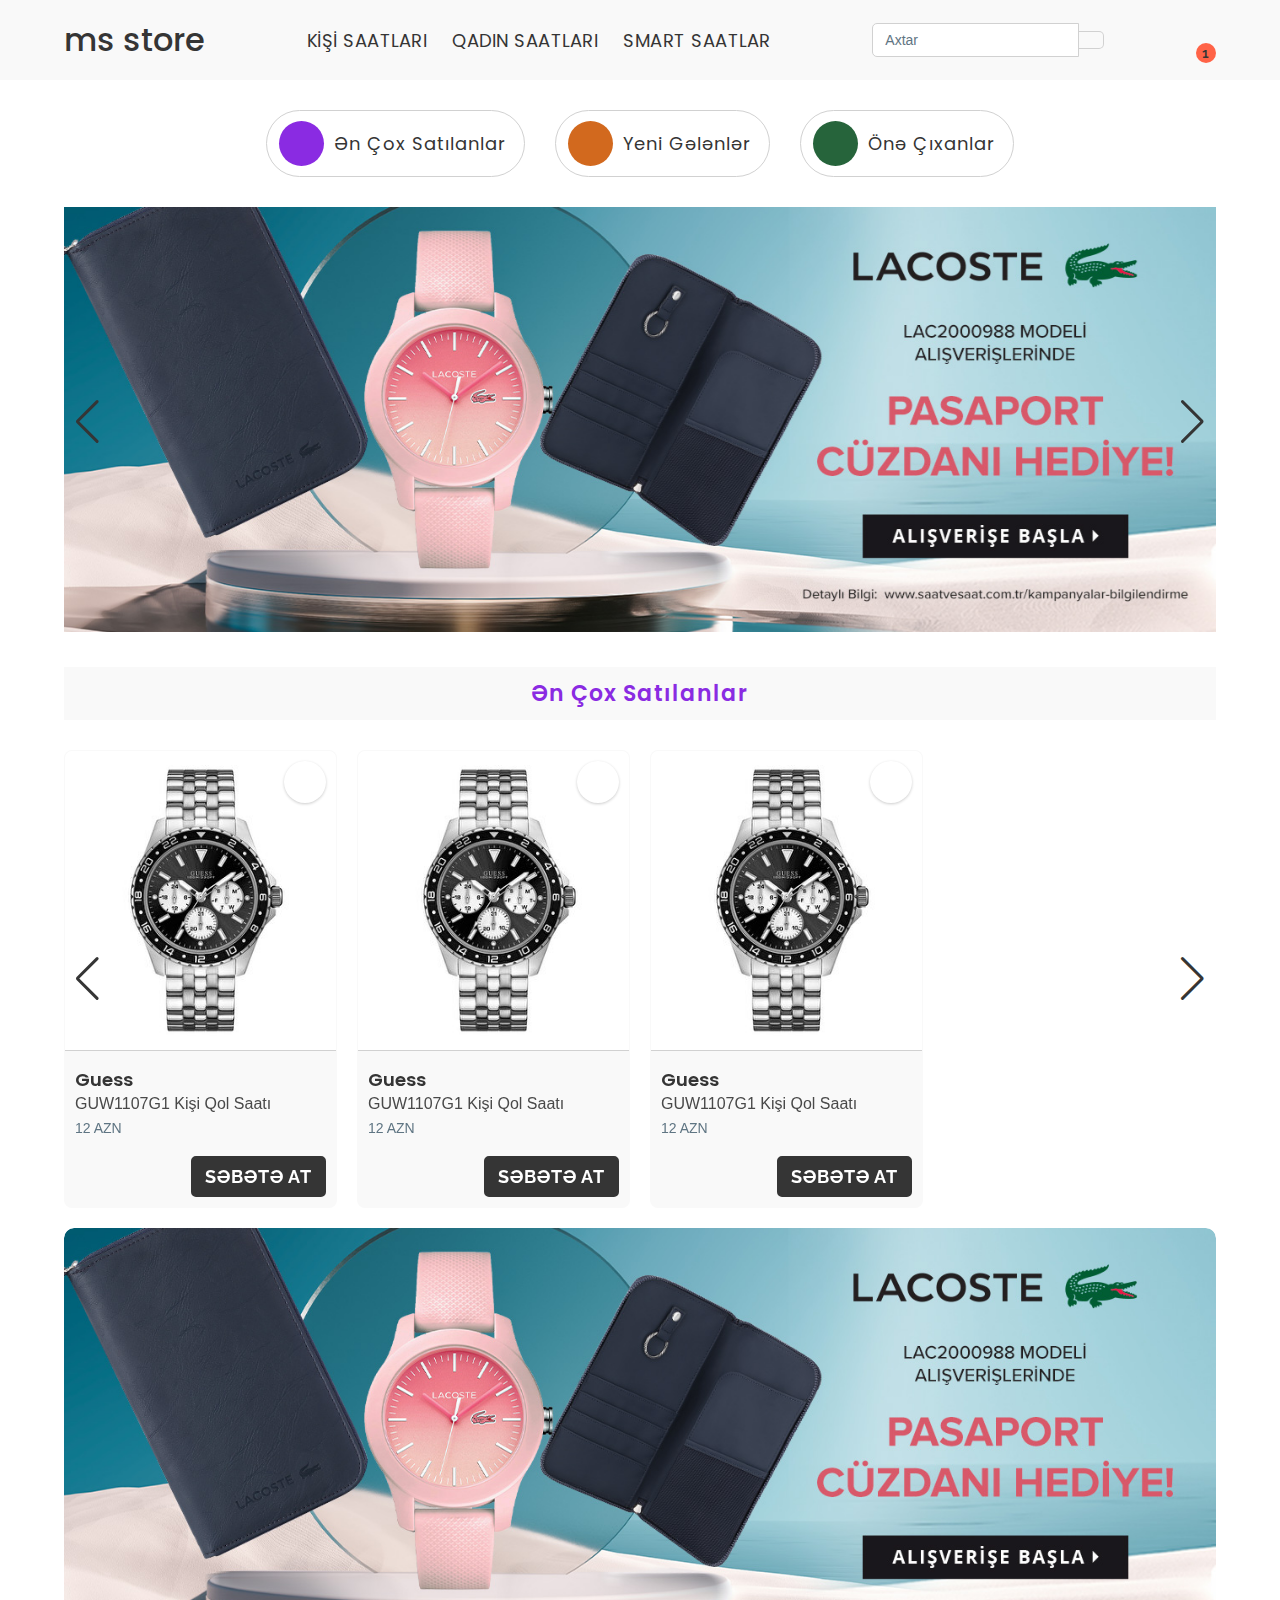
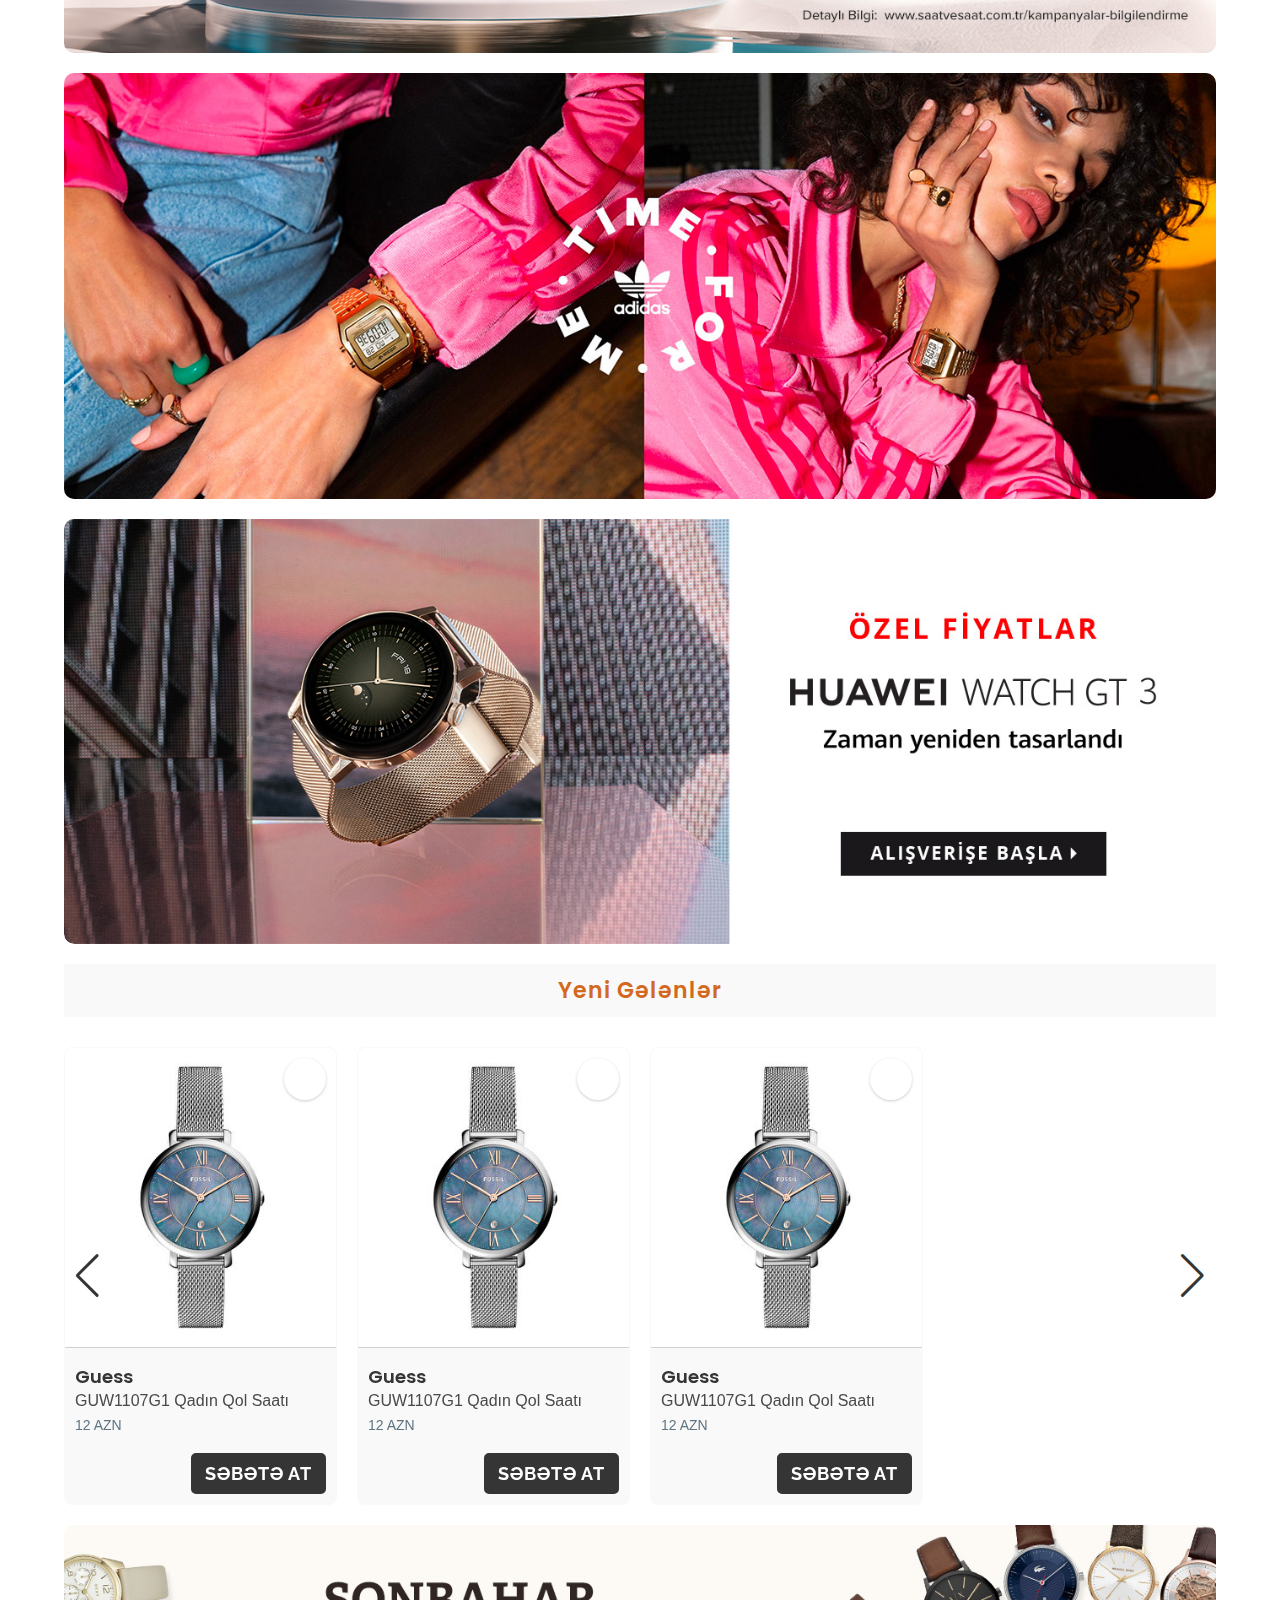
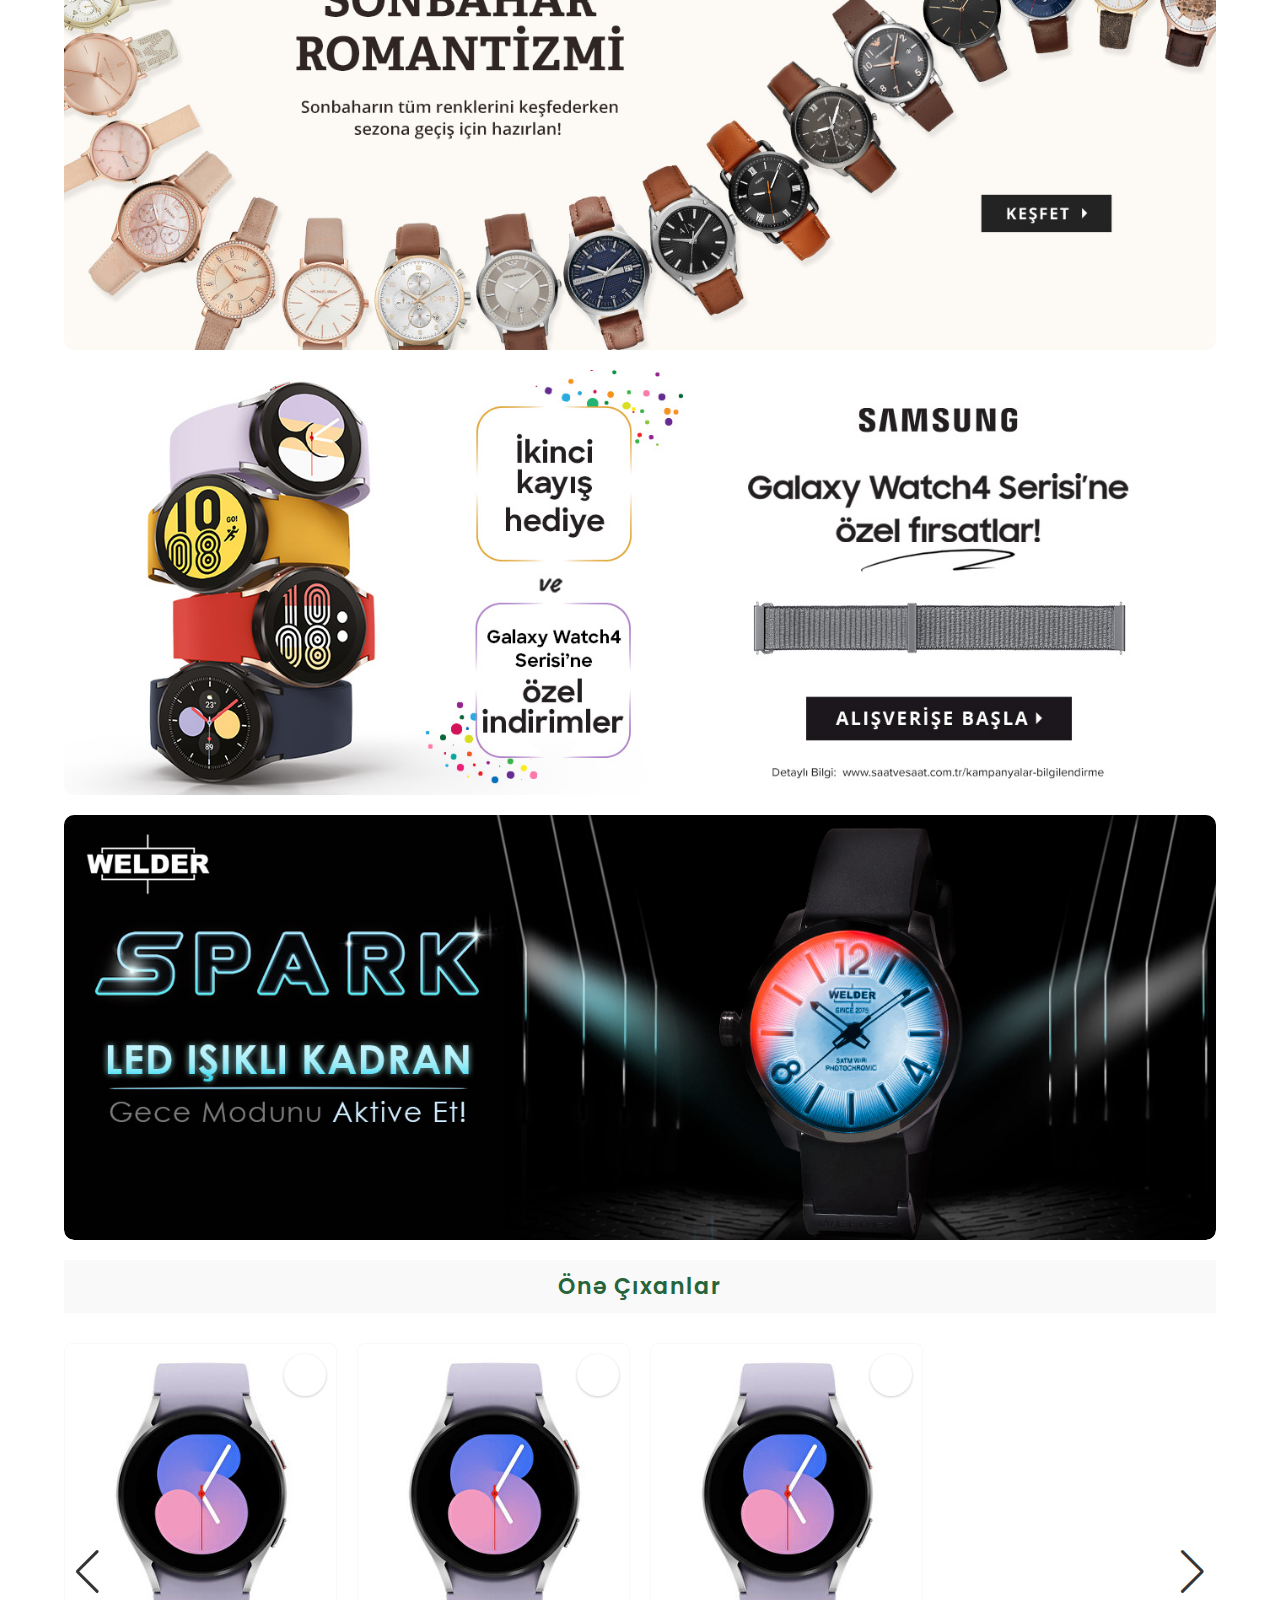
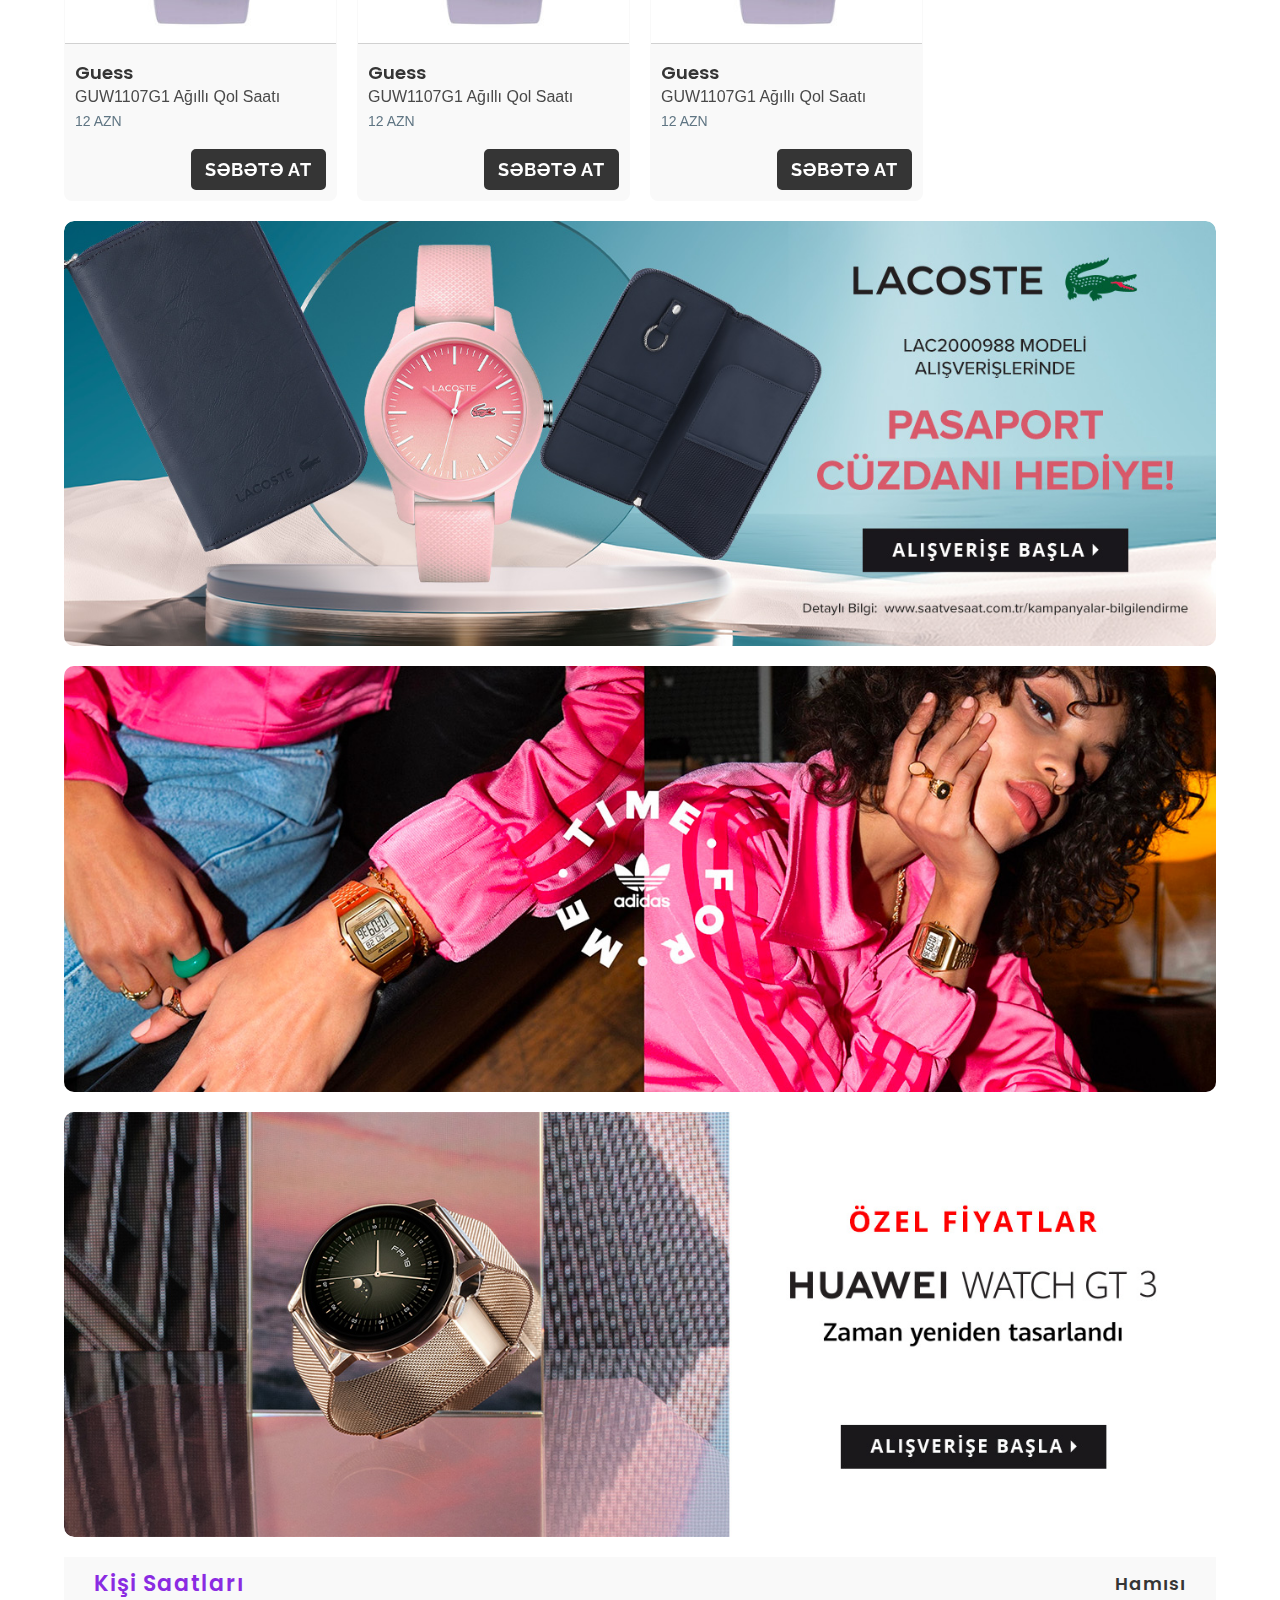
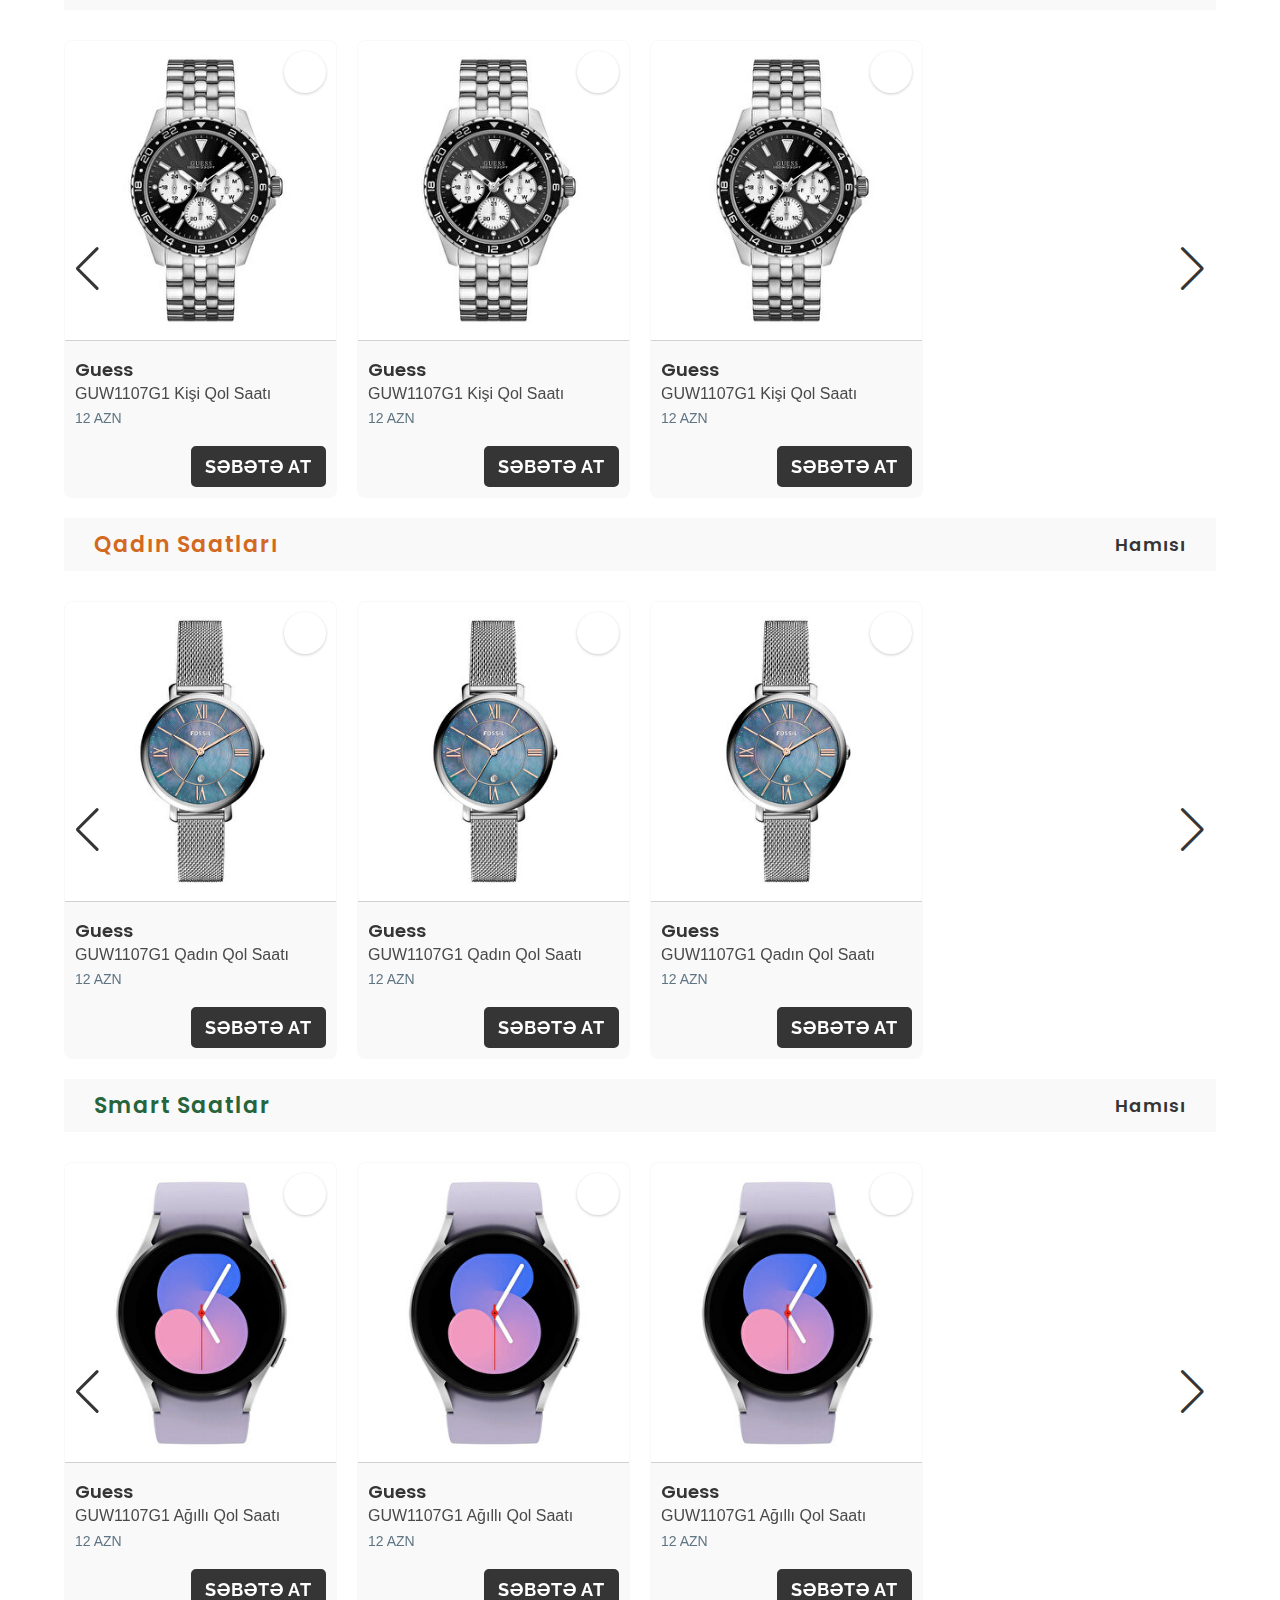
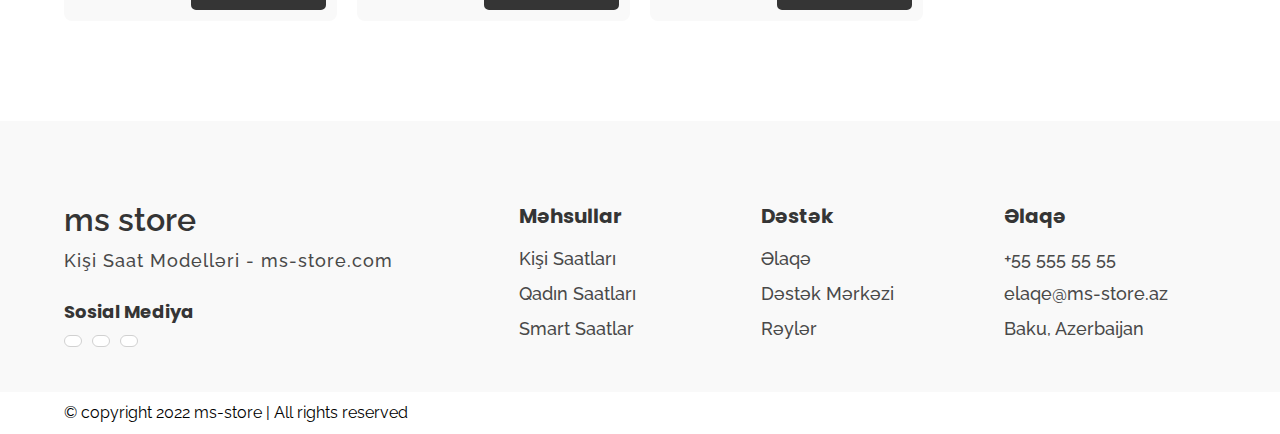
<file: E-Commerce Website/index.html>
<!DOCTYPE html>
<html lang="en">
<head>
    <meta charset="UTF-8">
    <meta http-equiv="X-UA-Compatible" content="IE=edge">
    <meta name="viewport" content="width=device-width, initial-scale=1.0">
    <title>Kişi Saat Modelləri - .com</title>
    <!-- CSS -->
    <link rel="stylesheet" href="css/globalStyles.css">
    <link rel="stylesheet" href="css/components.css">
    <link rel="stylesheet" href="css/home.css">
    <!-- ICONSCOUT CDN -->
    <link rel="stylesheet" href="https://unicons.iconscout.com/release/v2.1.6/css/unicons.css">
    <!-- SWIPER JS -->
    <link rel="stylesheet" href="https://unpkg.com/swiper@8/swiper-bundle.min.css"/>
</head>
<body>
    <!-- NAV SECTION -->
    <nav class="nav">
        <div class="container">
            <div class="nav__container">
                <div class="nav__icon">
                    <button><i class="uil uil-bars"></i></button>
                </div>
                <div class="logo">
                    <a href="index.html">ms store</a>
                </div>
                <div class="nav__bgOverlay"></div>
                <ul class="menu">
                    <div class="logo">
                        <a href="index.html">ms store</a>
                    </div>
                    <li class="menu-item"><a href="man-watch.html"><div class="menu-item-left"><i class="uil uil-watch-alt"></i> <span>KİŞİ SAATLARI</span></div> <div class="menu-item-right"><i class="uil uil-angle-right"></i></div></a></li>
                    <li class="menu-item"><a href="woman-watch.html"><div class="menu-item-left"><i class="uil uil-watch-alt"></i> <span>QADIN SAATLARI</span></div> <div class="menu-item-right"><i class="uil uil-angle-right"></i></div></a></li>
                    <li class="menu-item"><a href="smart-watch.html"><div class="menu-item-left"><i class="uil uil-watch-alt"></i> <span>SMART SAATLAR</span></div> <div class="menu-item-right"><i class="uil uil-angle-right"></i></div></a></li>
                    <div class="login-item">
                        <a href="#"><i class="uil uil-user"></i> Qeydiyyatdan Keç / Daxil Ol </a>
                    </div>
                    <div class="nav__close">
                        <button><i class="uil uil-multiply"></i></button>
                    </div>
                </ul>
                <form class="form">
                    <input class="search" type="search" name="q" placeholder="Axtar">
                    <button class="search__btn" type="button"><i class="uil uil-search"></i></button>
                </form>
                <div class="sale__line">
                    <div class="user">
                        <a href="#"><i class="uil uil-user"></i></a>
                    </div>
                    <div class="basket">
                        <a href="product-list.html"><i class="uil uil-shopping-cart-alt"></i>
                            <span class="basket__count">1</span>
                        </a>
                    </div>
                </div>
            </div>
        </div>
    </nav>
    
    <!-- LINK SECTION -->
    <section class="link">
        <div class="container">
            <div class="link__container">
                <div class="link__wrapper">
                    <a class="link__item" href="man-watch.html"><i class="uil uil-watch"></i> <span>Kişi saatları</span></a>
                    <a class="link__item" href="woman-watch.html"><i class="uil uil-watch-alt"></i> <span>Qadın saatları</span></a>
                    <a class="link__item" href="smart-watch.html"><i class="uil uil-watch-alt"></i> <span>Smart saatlar</span></a>
                </div>
            </div>
        </div>
    </section>

    <section class="link bestseller__link">
        <div class="container">
            <div class="link__container">
                <div class="link__wrapper">
                    <a class="link__item" href="#best__seller"><i class="uil uil-fire"></i> <span>Ən Çox Satılanlar</span></a>
                    <a class="link__item" href="#new__products"><i class="uil uil-star"></i> <span>Yeni Gələnlər</span></a>
                    <a class="link__item" href="#star__products"><i class="uil uil-heart"></i> <span>Önə Çıxanlar</span></a>
                </div>
            </div>
        </div>
    </section>
    
    <!-- SLIDER SECTION -->
    <section class="slider">
        <div class="container">
            <div class="slider__container">
                <div class="swiper mySwiper1">
                    <div class="swiper-wrapper">
                    <div class="swiper-slide"><a href="#"><img src="images/slider_1.jpg" alt="slider 1"></a></div>
                    <div class="swiper-slide"><a href="#"><img src="images/slider_2.jpg" alt="slider 2"></a></div>
                    <div class="swiper-slide"><a href="#"><img src="images/slider_3.jpg" alt="slider 3"></a></div>
                    <div class="swiper-slide"><a href="#"><img src="images/slider_4.jpg" alt="slider 4"></a></div>
                    <div class="swiper-slide"><a href="#"><img src="images/slider_5.jpg" alt="slider 5"></a></div>
                    <div class="swiper-slide"><a href="#"><img src="images/slider_6.jpg" alt="slider 6"></a></div>
                    </div>
                    <div class="swiper-button-next"></div>
                    <div class="swiper-button-prev"></div>
                    <div class="swiper-pagination"></div>
                </div>
            </div>
            </div>
    </section>

    <!-- STORE SECTION -->
    <section class="store">
        <div class="container store__container">
            <!-- BESTSELLER STORE SECTION -->
            <h2 class="best__seller__heading best__seller__heading__1" id="best__seller">Ən Çox Satılanlar</h2>
            <div class="swiper mySwiper2 best__seller">
                <div class="swiper-wrapper">
                    <div class="swiper-slide store__item show kisi saatlar">
                        <a href="product.html">
                            <div class="item__img">
                                <img src="images/watch_1.jpg" alt="watch image">
                                <span class="addToWishlist"><i class="uil uil-heart"></i></span>
                            </div>
                        </a>
                        <div class="item__info">
                            <h3 class="item__heading">Guess</h3>
                            <p class="item__description">GUW1107G1 Kişi Qol Saatı</p>
                            <small class="item__price">12 AZN</small>
                            <button class="sale-button">Səbətə at</button>
                        </div>
                    </div>
                    <!--
                    <div class="swiper-slide store__item show kisi saatlar">
                        <a href="product.html">
                            <div class="item__img">
                                <img src="images/watch_1.jpg" alt="watch image">
                                <span class="addToWishlist"><i class="uil uil-heart"></i></span>
                            </div>
                        </a>
                        <div class="item__info">
                            <h3 class="item__heading">Guess</h3>
                            <p class="item__description">GUW1107G1 Kişi Qol Saatı</p>
                            <small class="item__price">12 AZN</small>
                            <button class="sale-button">Səbətə at</button>
                        </div>
                    </div>
                    <div class="swiper-slide store__item show kisi saatlar">
                        <a href="product.html">
                            <div class="item__img">
                                <img src="images/watch_1.jpg" alt="watch image">
                                <span class="addToWishlist"><i class="uil uil-heart"></i></span>
                            </div>
                        </a>
                        <div class="item__info">
                            <h3 class="item__heading">Guess</h3>
                            <p class="item__description">GUW1107G1 Kişi Qol Saatı</p>
                            <small class="item__price">12 AZN</small>
                            <button class="sale-button">Səbətə at</button>
                        </div>
                    </div>
                    <div class="swiper-slide store__item show kisi saatlar">
                        <a href="product.html">
                            <div class="item__img">
                                <img src="images/watch_1.jpg" alt="watch image">
                                <span class="addToWishlist"><i class="uil uil-heart"></i></span>
                            </div>
                        </a>
                        <div class="item__info">
                            <h3 class="item__heading">Guess</h3>
                            <p class="item__description">GUW1107G1 Kişi Qol Saatı</p>
                            <small class="item__price">12 AZN</small>
                            <button class="sale-button">Səbətə at</button>
                        </div>
                    </div>
                    <div class="swiper-slide store__item show kisi saatlar">
                        <a href="product.html">
                            <div class="item__img">
                                <img src="images/watch_1.jpg" alt="watch image">
                                <span class="addToWishlist"><i class="uil uil-heart"></i></span>
                            </div>
                        </a>
                        <div class="item__info">
                            <h3 class="item__heading">Guess</h3>
                            <p class="item__description">GUW1107G1 Kişi Qol Saatı</p>
                            <small class="item__price">12 AZN</small>
                            <button class="sale-button">Səbətə at</button>
                        </div>
                    </div>
                    <div class="swiper-slide store__item show kisi saatlar">
                        <a href="product.html">
                            <div class="item__img">
                                <img src="images/watch_1.jpg" alt="watch image">
                                <span class="addToWishlist"><i class="uil uil-heart"></i></span>
                            </div>
                        </a>
                        <div class="item__info">
                            <h3 class="item__heading">Guess</h3>
                            <p class="item__description">GUW1107G1 Kişi Qol Saatı</p>
                            <small class="item__price">12 AZN</small>
                            <button class="sale-button">Səbətə at</button>
                        </div>
                    </div>
                    <div class="swiper-slide store__item show kisi saatlar">
                        <a href="product.html">
                            <div class="item__img">
                                <img src="images/watch_1.jpg" alt="watch image">
                                <span class="addToWishlist"><i class="uil uil-heart"></i></span>
                            </div>
                        </a>
                        <div class="item__info">
                            <h3 class="item__heading">Guess</h3>
                            <p class="item__description">GUW1107G1 Kişi Qol Saatı</p>
                            <small class="item__price">12 AZN</small>
                            <button class="sale-button">Səbətə at</button>
                        </div>
                    </div>
                    <div class="swiper-slide store__item show kisi saatlar">
                        <a href="product.html">
                            <div class="item__img">
                                <img src="images/watch_1.jpg" alt="watch image">
                                <span class="addToWishlist"><i class="uil uil-heart"></i></span>
                            </div>
                        </a>
                        <div class="item__info">
                            <h3 class="item__heading">Guess</h3>
                            <p class="item__description">GUW1107G1 Kişi Qol Saatı</p>
                            <small class="item__price">12 AZN</small>
                            <button class="sale-button">Səbətə at</button>
                        </div>
                    </div>
                    -->
                </div>
                <div class="swiper-button-next"></div>
                <div class="swiper-button-prev"></div>
                <!-- <div class="swiper-pagination"></div> -->
            </div>

            <!-- BESTSELLER STORE BANNER SECTION -->
            <div class="store__item__banner">
                <div class="store__item__banner__img">
                    <img src="images/slider_1.jpg" alt="banner 1">
                </div>
                <div class="store__item__banner__img">
                    <img src="images/slider_2.jpg" alt="banner 2">
                </div>
                <div class="store__item__banner__img">
                    <img src="images/slider_3.jpg" alt="banner 3">
                </div>
            </div>

            <!-- NEW PRODUCTS STORE SECTION -->
            <h2 class="best__seller__heading best__seller__heading__2" id="new__products">Yeni Gələnlər</h2>
            <div class="swiper mySwiper2 best__seller">
                <div class="swiper-wrapper">
                    <div class="swiper-slide store__item show kisi saatlar">
                        <a href="product.html">
                            <div class="item__img">
                                <img src="images/watch_2.jpg" alt="watch image">
                                <span class="addToWishlist"><i class="uil uil-heart"></i></span>
                            </div>
                        </a>
                        <div class="item__info">
                            <h3 class="item__heading">Guess</h3>
                            <p class="item__description">GUW1107G1 Qadın Qol Saatı</p>
                            <small class="item__price">12 AZN</small>
                            <button class="sale-button">Səbətə at</button>
                        </div>
                    </div>
                    <!--
                    <div class="swiper-slide store__item show kisi saatlar">
                        <a href="product.html">
                            <div class="item__img">
                                <img src="images/watch_2.jpg" alt="watch image">
                                <span class="addToWishlist"><i class="uil uil-heart"></i></span>
                            </div>
                        </a>
                        <div class="item__info">
                            <h3 class="item__heading">Guess</h3>
                            <p class="item__description">GUW1107G1 Qadın Qol Saatı</p>
                            <small class="item__price">12 AZN</small>
                            <button class="sale-button">Səbətə at</button>
                        </div>
                    </div>
                    <div class="swiper-slide store__item show kisi saatlar">
                        <a href="product.html">
                            <div class="item__img">
                                <img src="images/watch_2.jpg" alt="watch image">
                                <span class="addToWishlist"><i class="uil uil-heart"></i></span>
                            </div>
                        </a>
                        <div class="item__info">
                            <h3 class="item__heading">Guess</h3>
                            <p class="item__description">GUW1107G1 Qadın Qol Saatı</p>
                            <small class="item__price">12 AZN</small>
                            <button class="sale-button">Səbətə at</button>
                        </div>
                    </div>
                    <div class="swiper-slide store__item show kisi saatlar">
                        <a href="product.html">
                            <div class="item__img">
                                <img src="images/watch_2.jpg" alt="watch image">
                                <span class="addToWishlist"><i class="uil uil-heart"></i></span>
                            </div>
                        </a>
                        <div class="item__info">
                            <h3 class="item__heading">Guess</h3>
                            <p class="item__description">GUW1107G1 Qadın Qol Saatı</p>
                            <small class="item__price">12 AZN</small>
                            <button class="sale-button">Səbətə at</button>
                        </div>
                    </div>
                    <div class="swiper-slide store__item show kisi saatlar">
                        <a href="product.html">
                            <div class="item__img">
                                <img src="images/watch_2.jpg" alt="watch image">
                                <span class="addToWishlist"><i class="uil uil-heart"></i></span>
                            </div>
                        </a>
                        <div class="item__info">
                            <h3 class="item__heading">Guess</h3>
                            <p class="item__description">GUW1107G1 Qadın Qol Saatı</p>
                            <small class="item__price">12 AZN</small>
                            <button class="sale-button">Səbətə at</button>
                        </div>
                    </div>
                    <div class="swiper-slide store__item show kisi saatlar">
                        <a href="product.html">
                            <div class="item__img">
                                <img src="images/watch_2.jpg" alt="watch image">
                                <span class="addToWishlist"><i class="uil uil-heart"></i></span>
                            </div>
                        </a>
                        <div class="item__info">
                            <h3 class="item__heading">Guess</h3>
                            <p class="item__description">GUW1107G1 Qadın Qol Saatı</p>
                            <small class="item__price">12 AZN</small>
                            <button class="sale-button">Səbətə at</button>
                        </div>
                    </div>
                    <div class="swiper-slide store__item show kisi saatlar">
                        <a href="product.html">
                            <div class="item__img">
                                <img src="images/watch_2.jpg" alt="watch image">
                                <span class="addToWishlist"><i class="uil uil-heart"></i></span>
                            </div>
                        </a>
                        <div class="item__info">
                            <h3 class="item__heading">Guess</h3>
                            <p class="item__description">GUW1107G1 Qadın Qol Saatı</p>
                            <small class="item__price">12 AZN</small>
                            <button class="sale-button">Səbətə at</button>
                        </div>
                    </div>
                    <div class="swiper-slide store__item show kisi saatlar">
                        <a href="product.html">
                            <div class="item__img">
                                <img src="images/watch_2.jpg" alt="watch image">
                                <span class="addToWishlist"><i class="uil uil-heart"></i></span>
                            </div>
                        </a>
                        <div class="item__info">
                            <h3 class="item__heading">Guess</h3>
                            <p class="item__description">GUW1107G1 Qadın Qol Saatı</p>
                            <small class="item__price">12 AZN</small>
                            <button class="sale-button">Səbətə at</button>
                        </div>
                    </div>
                    -->
                </div>
                <div class="swiper-button-next"></div>
                <div class="swiper-button-prev"></div>
                <!-- <div class="swiper-pagination"></div> -->
            </div>

            <!-- NEW PRODUCTS STORE BANNER SECTION -->
            <div class="store__item__banner">
                <div class="store__item__banner__img">
                    <img src="images/slider_4.jpg" alt="banner 4">
                </div>
                <div class="store__item__banner__img">
                    <img src="images/slider_5.jpg" alt="banner 5">
                </div>
                <div class="store__item__banner__img">
                    <img src="images/slider_6.jpg" alt="banner 6">
                </div>
            </div>

            <!-- STAR PRODUCTS STORE SECTION -->
            <h2 class="best__seller__heading"  id="star__products">Önə Çıxanlar</h2>
            <div class="swiper mySwiper2 best__seller">
                <div class="swiper-wrapper">
                    <div class="swiper-slide store__item show kisi saatlar">
                        <a href="product.html">
                            <div class="item__img">
                                <img src="images/watch_3.jpg" alt="watch image">
                                <span class="addToWishlist"><i class="uil uil-heart"></i></span>
                            </div>
                        </a>
                        <div class="item__info">
                            <h3 class="item__heading">Guess</h3>
                            <p class="item__description">GUW1107G1 Ağıllı Qol Saatı</p>
                            <small class="item__price">12 AZN</small>
                            <button class="sale-button">Səbətə at</button>
                        </div>
                    </div>
                    <!--
                    <div class="swiper-slide store__item show kisi saatlar">
                        <a href="product.html">
                            <div class="item__img">
                                <img src="images/watch_3.jpg" alt="watch image">
                                <span class="addToWishlist"><i class="uil uil-heart"></i></span>
                            </div>
                        </a>
                        <div class="item__info">
                            <h3 class="item__heading">Guess</h3>
                            <p class="item__description">GUW1107G1 Ağıllı Qol Saatı</p>
                            <small class="item__price">12 AZN</small>
                            <button class="sale-button">Səbətə at</button>
                        </div>
                    </div>
                    <div class="swiper-slide store__item show kisi saatlar">
                        <a href="product.html">
                            <div class="item__img">
                                <img src="images/watch_3.jpg" alt="watch image">
                                <span class="addToWishlist"><i class="uil uil-heart"></i></span>
                            </div>
                        </a>
                        <div class="item__info">
                            <h3 class="item__heading">Guess</h3>
                            <p class="item__description">GUW1107G1 Ağıllı Qol Saatı</p>
                            <small class="item__price">12 AZN</small>
                            <button class="sale-button">Səbətə at</button>
                        </div>
                    </div>
                    <div class="swiper-slide store__item show kisi saatlar">
                        <a href="product.html">
                            <div class="item__img">
                                <img src="images/watch_3.jpg" alt="watch image">
                                <span class="addToWishlist"><i class="uil uil-heart"></i></span>
                            </div>
                        </a>
                        <div class="item__info">
                            <h3 class="item__heading">Guess</h3>
                            <p class="item__description">GUW1107G1 Ağıllı Qol Saatı</p>
                            <small class="item__price">12 AZN</small>
                            <button class="sale-button">Səbətə at</button>
                        </div>
                    </div>
                    <div class="swiper-slide store__item show kisi saatlar">
                        <a href="product.html">
                            <div class="item__img">
                                <img src="images/watch_3.jpg" alt="watch image">
                                <span class="addToWishlist"><i class="uil uil-heart"></i></span>
                            </div>
                        </a>
                        <div class="item__info">
                            <h3 class="item__heading">Guess</h3>
                            <p class="item__description">GUW1107G1 Ağıllı Qol Saatı</p>
                            <small class="item__price">12 AZN</small>
                            <button class="sale-button">Səbətə at</button>
                        </div>
                    </div>
                    <div class="swiper-slide store__item show kisi saatlar">
                        <a href="product.html">
                            <div class="item__img">
                                <img src="images/watch_3.jpg" alt="watch image">
                                <span class="addToWishlist"><i class="uil uil-heart"></i></span>
                            </div>
                        </a>
                        <div class="item__info">
                            <h3 class="item__heading">Guess</h3>
                            <p class="item__description">GUW1107G1 Ağıllı Qol Saatı</p>
                            <small class="item__price">12 AZN</small>
                            <button class="sale-button">Səbətə at</button>
                        </div>
                    </div>
                    <div class="swiper-slide store__item show kisi saatlar">
                        <a href="product.html">
                            <div class="item__img">
                                <img src="images/watch_3.jpg" alt="watch image">
                                <span class="addToWishlist"><i class="uil uil-heart"></i></span>
                            </div>
                        </a>
                        <div class="item__info">
                            <h3 class="item__heading">Guess</h3>
                            <p class="item__description">GUW1107G1 Ağıllı Qol Saatı</p>
                            <small class="item__price">12 AZN</small>
                            <button class="sale-button">Səbətə at</button>
                        </div>
                    </div>
                    <div class="swiper-slide store__item show kisi saatlar">
                        <a href="product.html">
                            <div class="item__img">
                                <img src="images/watch_3.jpg" alt="watch image">
                                <span class="addToWishlist"><i class="uil uil-heart"></i></span>
                            </div>
                        </a>
                        <div class="item__info">
                            <h3 class="item__heading">Guess</h3>
                            <p class="item__description">GUW1107G1 Ağıllı Qol Saatı</p>
                            <small class="item__price">12 AZN</small>
                            <button class="sale-button">Səbətə at</button>
                        </div>
                    </div>
                    -->
                </div>
                <div class="swiper-button-next"></div>
                <div class="swiper-button-prev"></div>
                <!-- <div class="swiper-pagination"></div> -->
            </div>

            <!-- STAR PRODUCTS STORE BANNER SECTION -->
            <div class="store__item__banner">
                <div class="store__item__banner__img">
                    <img src="images/slider_1.jpg" alt="banner 1">
                </div>
                <div class="store__item__banner__img">
                    <img src="images/slider_2.jpg" alt="banner 1">
                </div>
                <div class="store__item__banner__img">
                    <img src="images/slider_3.jpg" alt="banner 1">
                </div>
            </div>

            <!-- MAN WATCHES STORE SECTION -->
            <h2 class="best__seller__heading best__seller__heading__1 man__watch"><span>Kişi Saatları</span> <a href="man-watch.html"><span>Hamısı</span> <i class="uil uil-angle-right"></i></a></h2>
            <div class="swiper mySwiper2 best__seller">
                <div class="swiper-wrapper">
                    <div class="swiper-slide store__item show kisi saatlar">
                        <a href="product.html">
                            <div class="item__img">
                                <img src="images/watch_1.jpg" alt="watch image">
                                <span class="addToWishlist"><i class="uil uil-heart"></i></span>
                            </div>
                        </a>
                        <div class="item__info">
                            <h3 class="item__heading">Guess</h3>
                            <p class="item__description">GUW1107G1 Kişi Qol Saatı</p>
                            <small class="item__price">12 AZN</small>
                            <button class="sale-button">Səbətə at</button>
                        </div>
                    </div>
                    <!--
                    <div class="swiper-slide store__item show kisi saatlar">
                        <a href="product.html">
                            <div class="item__img">
                                <img src="images/watch_1.jpg" alt="watch image">
                                <span class="addToWishlist"><i class="uil uil-heart"></i></span>
                            </div>
                        </a>
                        <div class="item__info">
                            <h3 class="item__heading">Guess</h3>
                            <p class="item__description">GUW1107G1 Kişi Qol Saatı</p>
                            <small class="item__price">12 AZN</small>
                            <button class="sale-button">Səbətə at</button>
                        </div>
                    </div>
                    <div class="swiper-slide store__item show kisi saatlar">
                        <a href="product.html">
                            <div class="item__img">
                                <img src="images/watch_1.jpg" alt="watch image">
                                <span class="addToWishlist"><i class="uil uil-heart"></i></span>
                            </div>
                        </a>
                        <div class="item__info">
                            <h3 class="item__heading">Guess</h3>
                            <p class="item__description">GUW1107G1 Kişi Qol Saatı</p>
                            <small class="item__price">12 AZN</small>
                            <button class="sale-button">Səbətə at</button>
                        </div>
                    </div>
                    <div class="swiper-slide store__item show kisi saatlar">
                        <a href="product.html">
                            <div class="item__img">
                                <img src="images/watch_1.jpg" alt="watch image">
                                <span class="addToWishlist"><i class="uil uil-heart"></i></span>
                            </div>
                        </a>
                        <div class="item__info">
                            <h3 class="item__heading">Guess</h3>
                            <p class="item__description">GUW1107G1 Kişi Qol Saatı</p>
                            <small class="item__price">12 AZN</small>
                            <button class="sale-button">Səbətə at</button>
                        </div>
                    </div>
                    <div class="swiper-slide store__item show kisi saatlar">
                        <a href="product.html">
                            <div class="item__img">
                                <img src="images/watch_1.jpg" alt="watch image">
                                <span class="addToWishlist"><i class="uil uil-heart"></i></span>
                            </div>
                        </a>
                        <div class="item__info">
                            <h3 class="item__heading">Guess</h3>
                            <p class="item__description">GUW1107G1 Kişi Qol Saatı</p>
                            <small class="item__price">12 AZN</small>
                            <button class="sale-button">Səbətə at</button>
                        </div>
                    </div>
                    <div class="swiper-slide store__item show kisi saatlar">
                        <a href="product.html">
                            <div class="item__img">
                                <img src="images/watch_1.jpg" alt="watch image">
                                <span class="addToWishlist"><i class="uil uil-heart"></i></span>
                            </div>
                        </a>
                        <div class="item__info">
                            <h3 class="item__heading">Guess</h3>
                            <p class="item__description">GUW1107G1 Kişi Qol Saatı</p>
                            <small class="item__price">12 AZN</small>
                            <button class="sale-button">Səbətə at</button>
                        </div>
                    </div>
                    <div class="swiper-slide store__item show kisi saatlar">
                        <a href="product.html">
                            <div class="item__img">
                                <img src="images/watch_1.jpg" alt="watch image">
                                <span class="addToWishlist"><i class="uil uil-heart"></i></span>
                            </div>
                        </a>
                        <div class="item__info">
                            <h3 class="item__heading">Guess</h3>
                            <p class="item__description">GUW1107G1 Kişi Qol Saatı</p>
                            <small class="item__price">12 AZN</small>
                            <button class="sale-button">Səbətə at</button>
                        </div>
                    </div>
                    <div class="swiper-slide store__item show kisi saatlar">
                        <a href="product.html">
                            <div class="item__img">
                                <img src="images/watch_1.jpg" alt="watch image">
                                <span class="addToWishlist"><i class="uil uil-heart"></i></span>
                            </div>
                        </a>
                        <div class="item__info">
                            <h3 class="item__heading">Guess</h3>
                            <p class="item__description">GUW1107G1 Kişi Qol Saatı</p>
                            <small class="item__price">12 AZN</small>
                            <button class="sale-button">Səbətə at</button>
                        </div>
                    </div>
                    -->
                </div>
                <div class="swiper-button-next"></div>
                <div class="swiper-button-prev"></div>
                <!-- <div class="swiper-pagination"></div> -->
            </div>

            <!-- WOMAN WATCHES STORE SECTION -->
            <h2 class="best__seller__heading best__seller__heading__2 woman__watch"><span>Qadın Saatları</span> <a href="woman-watch.html"><span>Hamısı</span> <i class="uil uil-angle-right"></i></a></h2>
            <div class="swiper mySwiper2 best__seller">
                <div class="swiper-wrapper">
                    <div class="swiper-slide store__item show kisi saatlar">
                        <a href="product.html">
                            <div class="item__img">
                                <img src="images/watch_2.jpg" alt="watch image">
                                <span class="addToWishlist"><i class="uil uil-heart"></i></span>
                            </div>
                        </a>
                        <div class="item__info">
                            <h3 class="item__heading">Guess</h3>
                            <p class="item__description">GUW1107G1 Qadın Qol Saatı</p>
                            <small class="item__price">12 AZN</small>
                            <button class="sale-button">Səbətə at</button>
                        </div>
                    </div>
                    <!--
                    <div class="swiper-slide store__item show kisi saatlar">
                        <a href="product.html">
                            <div class="item__img">
                                <img src="images/watch_2.jpg" alt="watch image">
                                <span class="addToWishlist"><i class="uil uil-heart"></i></span>
                            </div>
                        </a>
                        <div class="item__info">
                            <h3 class="item__heading">Guess</h3>
                            <p class="item__description">GUW1107G1 Qadın Qol Saatı</p>
                            <small class="item__price">12 AZN</small>
                            <button class="sale-button">Səbətə at</button>
                        </div>
                    </div>
                    <div class="swiper-slide store__item show kisi saatlar">
                        <a href="product.html">
                            <div class="item__img">
                                <img src="images/watch_2.jpg" alt="watch image">
                                <span class="addToWishlist"><i class="uil uil-heart"></i></span>
                            </div>
                        </a>
                        <div class="item__info">
                            <h3 class="item__heading">Guess</h3>
                            <p class="item__description">GUW1107G1 Qadın Qol Saatı</p>
                            <small class="item__price">12 AZN</small>
                            <button class="sale-button">Səbətə at</button>
                        </div>
                    </div>
                    <div class="swiper-slide store__item show kisi saatlar">
                        <a href="product.html">
                            <div class="item__img">
                                <img src="images/watch_2.jpg" alt="watch image">
                                <span class="addToWishlist"><i class="uil uil-heart"></i></span>
                            </div>
                        </a>
                        <div class="item__info">
                            <h3 class="item__heading">Guess</h3>
                            <p class="item__description">GUW1107G1 Qadın Qol Saatı</p>
                            <small class="item__price">12 AZN</small>
                            <button class="sale-button">Səbətə at</button>
                        </div>
                    </div>
                    <div class="swiper-slide store__item show kisi saatlar">
                        <a href="product.html">
                            <div class="item__img">
                                <img src="images/watch_2.jpg" alt="watch image">
                                <span class="addToWishlist"><i class="uil uil-heart"></i></span>
                            </div>
                        </a>
                        <div class="item__info">
                            <h3 class="item__heading">Guess</h3>
                            <p class="item__description">GUW1107G1 Qadın Qol Saatı</p>
                            <small class="item__price">12 AZN</small>
                            <button class="sale-button">Səbətə at</button>
                        </div>
                    </div>
                    <div class="swiper-slide store__item show kisi saatlar">
                        <a href="product.html">
                            <div class="item__img">
                                <img src="images/watch_2.jpg" alt="watch image">
                                <span class="addToWishlist"><i class="uil uil-heart"></i></span>
                            </div>
                        </a>
                        <div class="item__info">
                            <h3 class="item__heading">Guess</h3>
                            <p class="item__description">GUW1107G1 Qadın Qol Saatı</p>
                            <small class="item__price">12 AZN</small>
                            <button class="sale-button">Səbətə at</button>
                        </div>
                    </div>
                    <div class="swiper-slide store__item show kisi saatlar">
                        <a href="product.html">
                            <div class="item__img">
                                <img src="images/watch_2.jpg" alt="watch image">
                                <span class="addToWishlist"><i class="uil uil-heart"></i></span>
                            </div>
                        </a>
                        <div class="item__info">
                            <h3 class="item__heading">Guess</h3>
                            <p class="item__description">GUW1107G1 Qadın Qol Saatı</p>
                            <small class="item__price">12 AZN</small>
                            <button class="sale-button">Səbətə at</button>
                        </div>
                    </div>
                    <div class="swiper-slide store__item show kisi saatlar">
                        <a href="product.html">
                            <div class="item__img">
                                <img src="images/watch_2.jpg" alt="watch image">
                                <span class="addToWishlist"><i class="uil uil-heart"></i></span>
                            </div>
                        </a>
                        <div class="item__info">
                            <h3 class="item__heading">Guess</h3>
                            <p class="item__description">GUW1107G1 Qadın Qol Saatı</p>
                            <small class="item__price">12 AZN</small>
                            <button class="sale-button">Səbətə at</button>
                        </div>
                    </div>
                    -->
                </div>
                <div class="swiper-button-next"></div>
                <div class="swiper-button-prev"></div>
                <!-- <div class="swiper-pagination"></div> -->
            </div>

            <!-- SMART WATCHES STORE SECTION -->
            <h2 class="best__seller__heading best__seller__heading__3 smart__watch"><span>Smart Saatlar</span> <a href="smart-watch.html"><span>Hamısı</span> <i class="uil uil-angle-right"></i></a></h2>
            <div class="swiper mySwiper2 best__seller">
                <div class="swiper-wrapper">
                    <div class="swiper-slide store__item show kisi saatlar">
                        <a href="product.html">
                            <div class="item__img">
                                <img src="images/watch_3.jpg" alt="watch image">
                                <span class="addToWishlist"><i class="uil uil-heart"></i></span>
                            </div>
                        </a>
                        <div class="item__info">
                            <h3 class="item__heading">Guess</h3>
                            <p class="item__description">GUW1107G1 Ağıllı Qol Saatı</p>
                            <small class="item__price">12 AZN</small>
                            <button class="sale-button">Səbətə at</button>
                        </div>
                    </div>
                    <!--
                    <div class="swiper-slide store__item show kisi saatlar">
                        <a href="product.html">
                            <div class="item__img">
                                <img src="images/watch_3.jpg" alt="watch image">
                                <span class="addToWishlist"><i class="uil uil-heart"></i></span>
                            </div>
                        </a>
                        <div class="item__info">
                            <h3 class="item__heading">Guess</h3>
                            <p class="item__description">GUW1107G1 Ağıllı Qol Saatı</p>
                            <small class="item__price">12 AZN</small>
                            <button class="sale-button">Səbətə at</button>
                        </div>
                    </div>
                    <div class="swiper-slide store__item show kisi saatlar">
                        <a href="product.html">
                            <div class="item__img">
                                <img src="images/watch_3.jpg" alt="watch image">
                                <span class="addToWishlist"><i class="uil uil-heart"></i></span>
                            </div>
                        </a>
                        <div class="item__info">
                            <h3 class="item__heading">Guess</h3>
                            <p class="item__description">GUW1107G1 Ağıllı Qol Saatı</p>
                            <small class="item__price">12 AZN</small>
                            <button class="sale-button">Səbətə at</button>
                        </div>
                    </div>
                    <div class="swiper-slide store__item show kisi saatlar">
                        <a href="product.html">
                            <div class="item__img">
                                <img src="images/watch_3.jpg" alt="watch image">
                                <span class="addToWishlist"><i class="uil uil-heart"></i></span>
                            </div>
                        </a>
                        <div class="item__info">
                            <h3 class="item__heading">Guess</h3>
                            <p class="item__description">GUW1107G1 Ağıllı Qol Saatı</p>
                            <small class="item__price">12 AZN</small>
                            <button class="sale-button">Səbətə at</button>
                        </div>
                    </div>
                    <div class="swiper-slide store__item show kisi saatlar">
                        <a href="product.html">
                            <div class="item__img">
                                <img src="images/watch_3.jpg" alt="watch image">
                                <span class="addToWishlist"><i class="uil uil-heart"></i></span>
                            </div>
                        </a>
                        <div class="item__info">
                            <h3 class="item__heading">Guess</h3>
                            <p class="item__description">GUW1107G1 Ağıllı Qol Saatı</p>
                            <small class="item__price">12 AZN</small>
                            <button class="sale-button">Səbətə at</button>
                        </div>
                    </div>
                    <div class="swiper-slide store__item show kisi saatlar">
                        <a href="product.html">
                            <div class="item__img">
                                <img src="images/watch_3.jpg" alt="watch image">
                                <span class="addToWishlist"><i class="uil uil-heart"></i></span>
                            </div>
                        </a>
                        <div class="item__info">
                            <h3 class="item__heading">Guess</h3>
                            <p class="item__description">GUW1107G1 Ağıllı Qol Saatı</p>
                            <small class="item__price">12 AZN</small>
                            <button class="sale-button">Səbətə at</button>
                        </div>
                    </div>
                    <div class="swiper-slide store__item show kisi saatlar">
                        <a href="product.html">
                            <div class="item__img">
                                <img src="images/watch_3.jpg" alt="watch image">
                                <span class="addToWishlist"><i class="uil uil-heart"></i></span>
                            </div>
                        </a>
                        <div class="item__info">
                            <h3 class="item__heading">Guess</h3>
                            <p class="item__description">GUW1107G1 Ağıllı Qol Saatı</p>
                            <small class="item__price">12 AZN</small>
                            <button class="sale-button">Səbətə at</button>
                        </div>
                    </div>
                    <div class="swiper-slide store__item show kisi saatlar">
                        <a href="product.html">
                            <div class="item__img">
                                <img src="images/watch_3.jpg" alt="watch image">
                                <span class="addToWishlist"><i class="uil uil-heart"></i></span>
                            </div>
                        </a>
                        <div class="item__info">
                            <h3 class="item__heading">Guess</h3>
                            <p class="item__description">GUW1107G1 Ağıllı Qol Saatı</p>
                            <small class="item__price">12 AZN</small>
                            <button class="sale-button">Səbətə at</button>
                        </div>
                    </div>
                    -->
                </div>
                <div class="swiper-button-next"></div>
                <div class="swiper-button-prev"></div>
                <!-- <div class="swiper-pagination"></div> -->
            </div>
        </div>
    </section>

    <!-- FOOTTER SECTION -->
    <footer>
        <div class="container">
            <div class="footer__container">
                <div class="footer__item__1">
                    <div class="footer__logo">
                        <a href="index.html">ms store</a>
                    </div>
                    <div class="footer__description">
                        Kişi Saat Modelləri - ms-store.com
                    </div>
                    <div class="footer__socials">
                        <h4>Sosial Mediya</h4>
                        <ul>
                            <li>
                                <a href="#"><i class="uil uil-instagram"></i></a>
                            </li>
                            <li>
                                <a href="#"><i class="uil uil-facebook"></i></a>
                            </li>
                            <li>
                                <a href="#"><i class="uil uil-twitter"></i></a>
                            </li>
                        </ul>
                    </div>
                </div>
                <div class="footer__item__2">
                    <h4 class="footer__text__title">Məhsullar</h4>
                    <ul class="footer__text">
                        <li>
                            <a href="man-watch.html">Kişi Saatları</a>
                        </li>
                        <li>
                            <a href="woman-watch.html">Qadın Saatları</a>
                        </li>
                        <li>
                            <a href="smart-watch.html">Smart Saatlar</a>
                        </li>
                    </ul>
                </div>
                <div class="footer__item__3">
                    <h4 class="footer__text__title">Dəstək</h4>
                    <ul class="footer__text">
                        <li>
                            <a href="#">Əlaqə</a>
                        </li>
                        <li>
                            <a href="#">Dəstək Mərkəzi</a>
                        </li>
                        <li>
                            <a href="#">Rəylər</a>
                        </li>
                    </ul>
                </div>
                <div class="footer__item__4">
                    <h4 class="footer__text__title">Əlaqə</h4>
                    <ul class="footer__text">
                        <li>
                            <a href="#">+55 555 55 55</a>
                        </li>
                        <li>
                            <a href="#">elaqe@ms-store.az</a>
                        </li>
                        <li>
                            <a href="#">Baku, Azerbaijan</a>
                        </li>
                    </ul>
                </div>
            </div>
        </div>
    </footer>
    <div class="copyright">
        <div class="container">
            <p class="copyright__text">
                © copyright 2022 ms-store | All rights reserved 
            </p>
        </div>
    </div>

    <!-- Javascript -->
    <script src="main.js"></script>

    <script src="https://unpkg.com/swiper@8/swiper-bundle.min.js"></script>
    <script>
        var swiper1 = new Swiper(".mySwiper1", {
          spaceBetween: 30,
          centeredSlides: true,
          loop: true,
          autoplay: {
            delay: 2500,
            disableOnInteraction: false,
          },
          pagination: {
            el: ".swiper-pagination",
            clickable: true,
          },
          navigation: {
            nextEl: ".swiper-button-next",
            prevEl: ".swiper-button-prev",
          },
        });
      </script>
      <script>
        var swiper2 = new Swiper(".mySwiper2", {
          slidesPerView: 4,
          spaceBetween: 20,
          loop: true,
          autoplay: {
            delay: 2500,
            disableOnInteraction: false,
          },
          pagination: {
            el: ".swiper-pagination",
            clickable: true,
          },
          navigation: {
            nextEl: ".swiper-button-next",
            prevEl: ".swiper-button-prev",
          },
          breakpoints: {
            992: {
                slidesPerView: 4
            },
            768: {
                slidesPerView: 3
            },
            320: {
                slidesPerView: 2
            }
          },
      });
    </script>
</body>
</html>
</file>
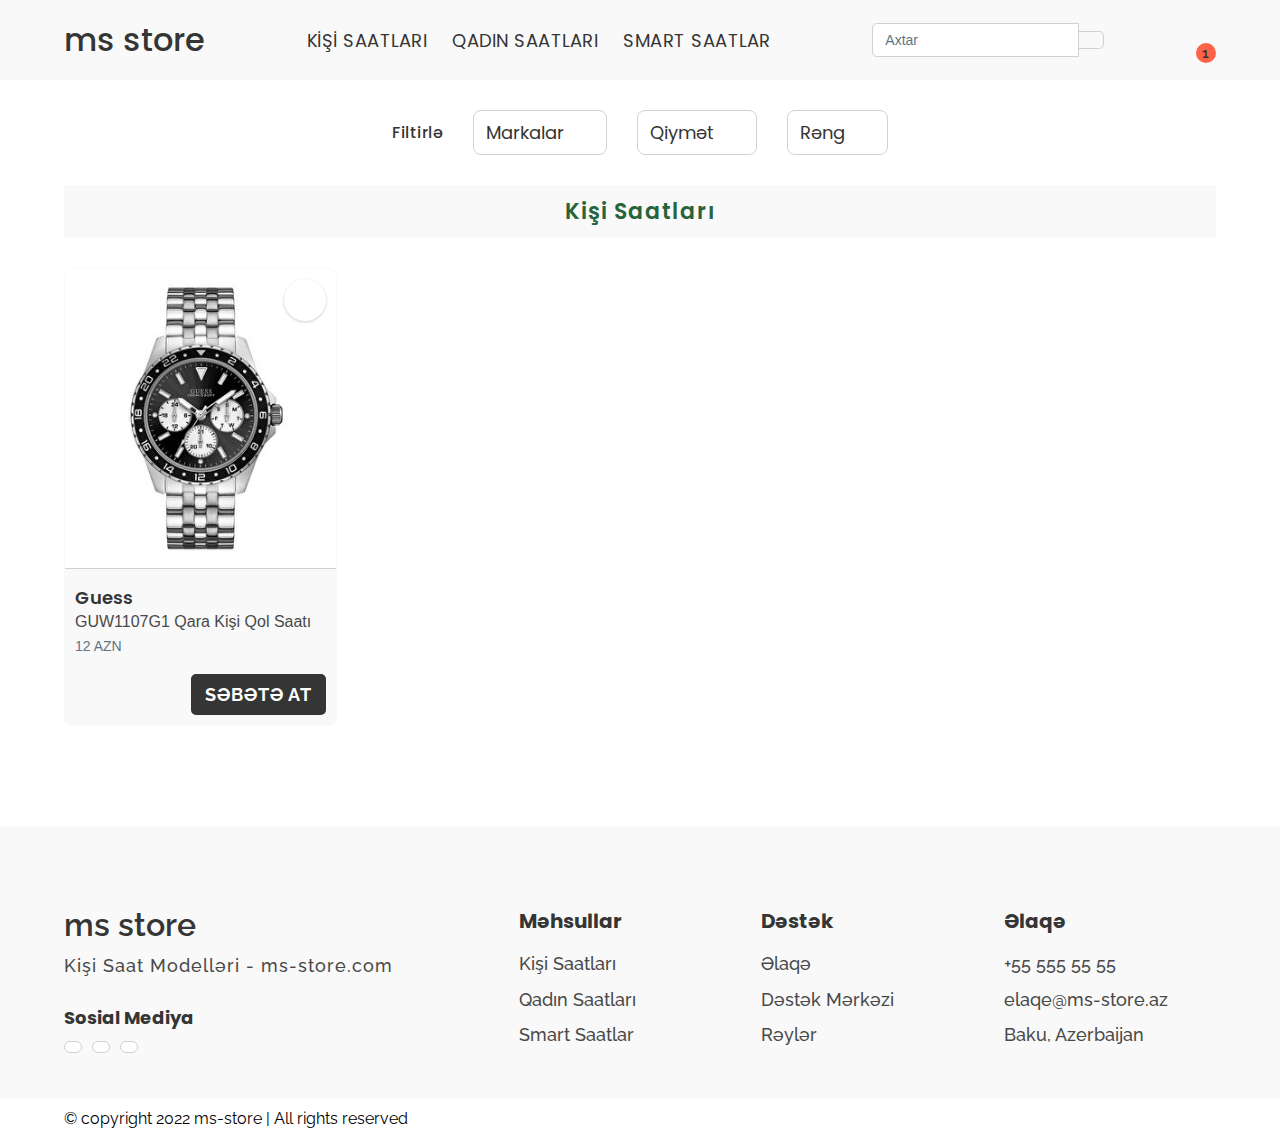
<file: E-Commerce Website/man-watch.html>
<!DOCTYPE html>
<html lang="en">
<head>
    <meta charset="UTF-8">
    <meta http-equiv="X-UA-Compatible" content="IE=edge">
    <meta name="viewport" content="width=device-width, initial-scale=1.0">
    <title>Kişi Saat Modelləri - .com</title>
    <!-- CSS -->
    <link rel="stylesheet" href="css/globalStyles.css">
    <link rel="stylesheet" href="css/components.css">
    <link rel="stylesheet" href="css/home.css">
    <!-- ICONSCOUT CDN -->
    <link rel="stylesheet" href="https://unicons.iconscout.com/release/v2.1.6/css/unicons.css">
    <!-- SWIPER JS -->
    <link rel="stylesheet" href="https://unpkg.com/swiper@8/swiper-bundle.min.css"/>
</head>
<body>
    <!-- NAV SECTION -->
    <nav class="nav">
        <div class="container">
            <div class="nav__container">
                <div class="nav__icon">
                    <button><i class="uil uil-bars"></i></button>
                </div>
                <div class="logo">
                    <a href="index.html">ms store</a>
                </div>
                <div class="nav__bgOverlay"></div>
                <ul class="menu">
                    <div class="logo">
                        <a href="index.html">ms store</a>
                    </div>
                    <li class="menu-item"><a href="man-watch.html"><div class="menu-item-left"><i class="uil uil-watch-alt"></i> <span>KİŞİ SAATLARI</span></div> <div class="menu-item-right"><i class="uil uil-angle-right"></i></div></a></li>
                    <li class="menu-item"><a href="woman-watch.html"><div class="menu-item-left"><i class="uil uil-watch-alt"></i> <span>QADIN SAATLARI</span></div> <div class="menu-item-right"><i class="uil uil-angle-right"></i></div></a></li>
                    <li class="menu-item"><a href="smart-watch.html"><div class="menu-item-left"><i class="uil uil-watch-alt"></i> <span>SMART SAATLAR</span></div> <div class="menu-item-right"><i class="uil uil-angle-right"></i></div></a></li>
                    <div class="login-item">
                        <a href="#"><i class="uil uil-user"></i> Qeydiyyatdan Keç / Daxil Ol </a>
                    </div>
                    <div class="nav__close">
                        <button><i class="uil uil-multiply"></i></button>
                    </div>
                </ul>
                <form class="form">
                    <input class="search" type="search" name="q" placeholder="Axtar">
                    <button class="search__btn" type="button"><i class="uil uil-search"></i></button>
                </form>
                <div class="sale__line">
                    <div class="user">
                        <a href="#"><i class="uil uil-user"></i></a>
                    </div>
                    <div class="basket">
                        <a href="product-list.html"><i class="uil uil-shopping-cart-alt"></i>
                            <span class="basket__count">1</span>
                        </a>
                    </div>
                </div>
            </div>
        </div>
    </nav>
    <!-- FILTER SECTION -->
    <section class="filter">
        <div class="container">
            <div class="filter__container">
                <!-- <div class="buttons">
                    <p class="filter-value"><i class="uil uil-filter"></i> Filtirlə</p>
                    <button class="button-value" onclick="filterProduct('Bütün məhsullar')">Bütün məhsullar</button>
                    <button class="button-value" onclick="filterProduct('saatlar')">Saatlar</button>
                    <button class="button-value" onclick="filterProduct('pulqabilar')">Pulqabılar</button>
                    <button class="button-value" onclick="filterProduct('ətirlər')">Ətirlər</button>
                </div> -->
                <div class="filter__buttons">
                    <p class="filter-value"><i class="uil uil-filter"></i> <span>Filtirlə</span></p>
                    <div class="filter__button">
                        <div class="filter__button__head" onclick="filterButton('markalar')">
                            Markalar <i class="uil uil-angle-down markalar"></i>
                        </div>
                        <div class="filter__button__body markalar">
                            <ul class="filter__list">
                                <li class="filter__list__item"><a class="filter__list__value tissot" href="#" onclick="filterButtonItem('tissot')">TISSOT</a></li>
                                <li class="filter__list__item"><a class="filter__list__value tenwei" href="#" onclick="filterButtonItem('tenwei')">Tenwei</a></li>
                                <li class="filter__list__item"><a class="filter__list__value calvinKlein" href="#" onclick="filterButtonItem('calvinKlein')">Calvin Klein</a></li>
                            </ul>
                        </div>
                    </div>
                    <div class="filter__button">
                        <div class="filter__button__head" onclick="filterButton('qiymet')">
                            Qiymət <i class="uil uil-angle-down qiymet"></i>
                        </div>
                        <div class="filter__button__body qiymet">
                            <ul class="filter__list">
                                <li class="filter__list__item"><a class="filter__list__value" href="#" onclick="filterButtonItem('1-12')">1 AZN - 12 AZN</a></li>
                                <li class="filter__list__item"><a class="filter__list__value" href="#" onclick="filterButtonItem('12-24')">12 AZN - 24 AZN</a></li>
                                <li class="filter__list__item"><a class="filter__list__value" href="#" onclick="filterButtonItem('24-36')">24 AZN - 36 AZN</a></li>
                            </ul>
                        </div>
                    </div>
                    <div class="filter__button">
                        <div class="filter__button__head" onclick="filterButton('reng')">
                            Rəng <i class="uil uil-angle-down reng"></i>
                        </div>
                        <div class="filter__button__body reng">
                            <ul class="filter__list">
                                <li class="filter__list__item"><a class="filter__list__value" href="#" onclick="filterButtonItem('white')">Ağ</a></li>
                                <li class="filter__list__item"><a class="filter__list__value" href="#" onclick="filterButtonItem('black')">Qara</a></li>
                                <li class="filter__list__item"><a class="filter__list__value" href="#" onclick="filterButtonItem('gold')">Qızılı rəng</a></li>
                                <li class="filter__list__item"><a class="filter__list__value" href="#" onclick="filterButtonItem('silver')">Gümüşü rəng</a></li>
                            </ul>
                        </div>
                    </div>
                </div>
            </div>
        </div>
    </section>

    <!-- STORE SECTION -->
    <section class="store">
        <div class="container store__container">
            <h2 class="best__seller__heading best__seller__heading__3">Kişi Saatları</h2>
            <div class="best__seller">
                <div class="store__item show black tissot 1-12">
                    <a href="product.html">
                        <div class="item__img">
                            <img src="images/watch_1.jpg" alt="watch image">
                            <span class="addToWishlist"><i class="uil uil-heart"></i></span>
                        </div>
                    </a>
                    <div class="item__info">
                        <h3 class="item__heading">Guess</h3>
                        <p class="item__description">GUW1107G1 Qara Kişi Qol Saatı</p>
                        <small class="item__price">12 AZN</small>
                        <button class="sale-button">Səbətə at</button>
                    </div>
                </div>
                <!--
                <div class="store__item show white tissot 12-24">
                    <a href="product.html">
                        <div class="item__img">
                            <img src="images/watch_1.jpg" alt="watch image">
                            <span class="addToWishlist"><i class="uil uil-heart"></i></span>
                        </div>
                    </a>
                    <div class="item__info">
                        <h3 class="item__heading">Guess</h3>
                        <p class="item__description">GUW1107G1 Ağ Kişi Qol Saatı</p>
                        <small class="item__price">24 AZN</small>
                        <button class="sale-button">Səbətə at</button>
                    </div>
                </div>
                <div class="store__item show gold tissot 24-36">
                    <a href="product.html">
                        <div class="item__img">
                            <img src="images/watch_1.jpg" alt="watch image">
                            <span class="addToWishlist"><i class="uil uil-heart"></i></span>
                        </div>
                    </a>
                    <div class="item__info">
                        <h3 class="item__heading">Guess</h3>
                        <p class="item__description">GUW1107G1 Qızılı Kişi Qol Saatı</p>
                        <small class="item__price">36 AZN</small>
                        <button class="sale-button">Səbətə at</button>
                    </div>
                </div>
                <div class="store__item show silver tissot 1-12">
                    <a href="product.html">
                        <div class="item__img">
                            <img src="images/watch_1.jpg" alt="watch image">
                            <span class="addToWishlist"><i class="uil uil-heart"></i></span>
                        </div>
                    </a>
                    <div class="item__info">
                        <h3 class="item__heading">Guess</h3>
                        <p class="item__description">GUW1107G1 Gümüşü Kişi Qol Saatı</p>
                        <small class="item__price">12 AZN</small>
                        <button class="sale-button">Səbətə at</button>
                    </div>
                </div>
                -->
            </div>
        </div>
    </section>

    <!-- FOOTTER SECTION -->
    <footer>
        <div class="container">
            <div class="footer__container">
                <div class="footer__item__1">
                    <div class="footer__logo">
                        <a href="index.html">ms store</a>
                    </div>
                    <div class="footer__description">
                        Kişi Saat Modelləri - ms-store.com
                    </div>
                    <div class="footer__socials">
                        <h4>Sosial Mediya</h4>
                        <ul>
                            <li>
                                <a href="#"><i class="uil uil-instagram"></i></a>
                            </li>
                            <li>
                                <a href="#"><i class="uil uil-facebook"></i></a>
                            </li>
                            <li>
                                <a href="#"><i class="uil uil-twitter"></i></a>
                            </li>
                        </ul>
                    </div>
                </div>
                <div class="footer__item__2">
                    <h4 class="footer__text__title">Məhsullar</h4>
                    <ul class="footer__text">
                        <li>
                            <a href="man-watch.html">Kişi Saatları</a>
                        </li>
                        <li>
                            <a href="woman-watch.html">Qadın Saatları</a>
                        </li>
                        <li>
                            <a href="smart-watch.html">Smart Saatlar</a>
                        </li>
                    </ul>
                </div>
                <div class="footer__item__3">
                    <h4 class="footer__text__title">Dəstək</h4>
                    <ul class="footer__text">
                        <li>
                            <a href="#">Əlaqə</a>
                        </li>
                        <li>
                            <a href="#">Dəstək Mərkəzi</a>
                        </li>
                        <li>
                            <a href="#">Rəylər</a>
                        </li>
                    </ul>
                </div>
                <div class="footer__item__4">
                    <h4 class="footer__text__title">Əlaqə</h4>
                    <ul class="footer__text">
                        <li>
                            <a href="#">+55 555 55 55</a>
                        </li>
                        <li>
                            <a href="#">elaqe@ms-store.az</a>
                        </li>
                        <li>
                            <a href="#">Baku, Azerbaijan</a>
                        </li>
                    </ul>
                </div>
            </div>
        </div>
    </footer>
    <div class="copyright">
        <div class="container">
            <p class="copyright__text">
                © copyright 2022 ms-store | All rights reserved 
            </p>
        </div>
    </div>

    <!-- Javascript -->
    <script src="main.js"></script>
</body>
</html>
</file>
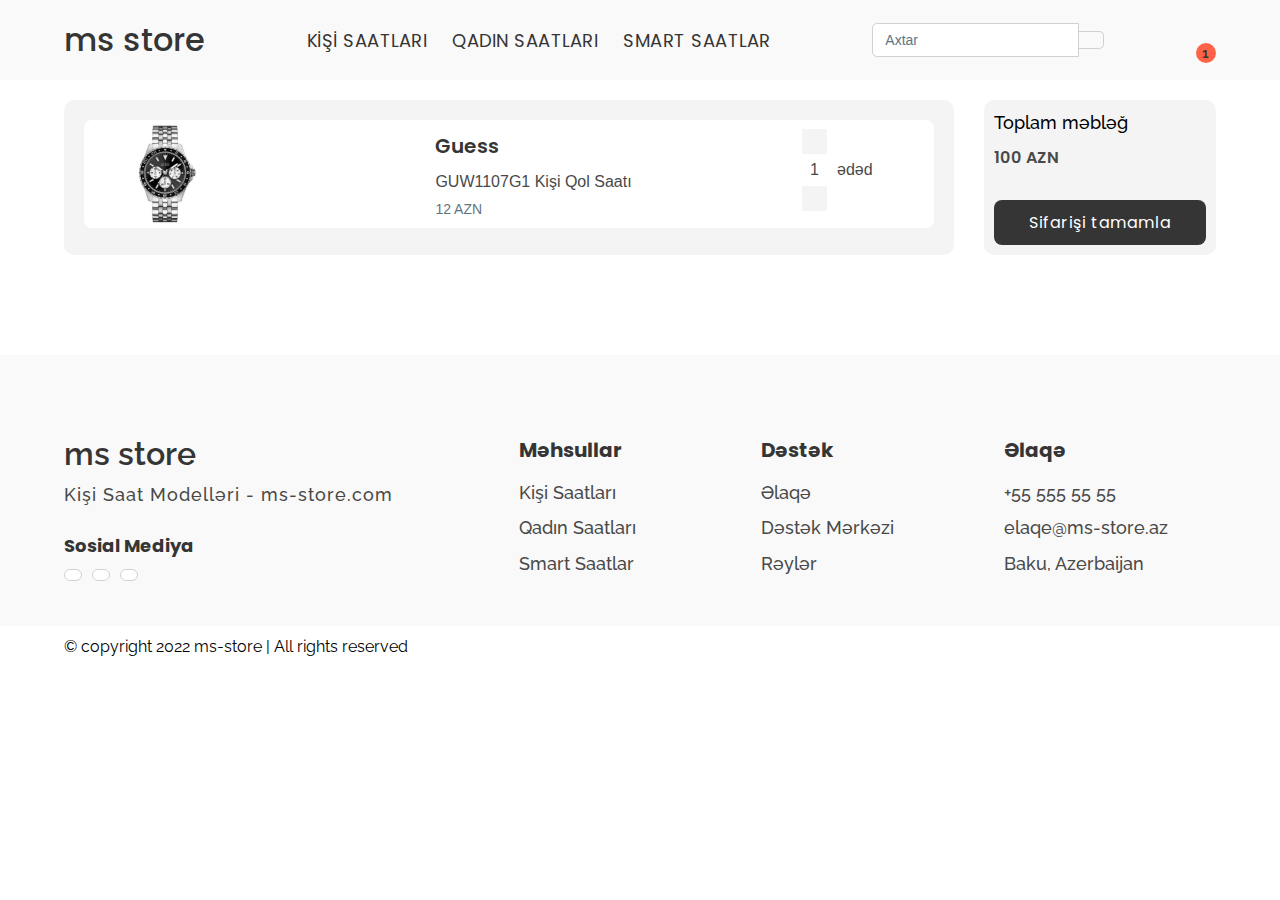
<file: E-Commerce Website/product-list.html>
<!DOCTYPE html>
<html lang="en">
<head>
    <meta charset="UTF-8">
    <meta http-equiv="X-UA-Compatible" content="IE=edge">
    <meta name="viewport" content="width=device-width, initial-scale=1.0">
    <title>Product</title>
    <!-- CSS -->
    <link rel="stylesheet" href="css/globalStyles.css">
    <link rel="stylesheet" href="css/components.css">
    <link rel="stylesheet" href="css/home.css">
    <link rel="stylesheet" href="css/product.css">
    <link rel="stylesheet" href="css/product-list.css">
    <!-- ICONSCOUT CDN -->
    <link rel="stylesheet" href="https://unicons.iconscout.com/release/v2.1.6/css/unicons.css">
</head>
<body>
    <!-- NAV SECTION -->
    <nav class="nav">
        <div class="container">
            <div class="nav__container">
                <div class="nav__icon">
                    <button><i class="uil uil-bars"></i></button>
                </div>
                <div class="logo">
                    <a href="index.html">ms store</a>
                </div>
                <div class="nav__bgOverlay"></div>
                <ul class="menu">
                    <div class="logo">
                        <a href="index.html">ms store</a>
                    </div>
                    <li class="menu-item"><a href="man-watch.html"><div class="menu-item-left"><i class="uil uil-watch-alt"></i> <span>KİŞİ SAATLARI</span></div> <div class="menu-item-right"><i class="uil uil-angle-right"></i></div></a></li>
                    <li class="menu-item"><a href="woman-watch.html"><div class="menu-item-left"><i class="uil uil-watch-alt"></i> <span>QADIN SAATLARI</span></div> <div class="menu-item-right"><i class="uil uil-angle-right"></i></div></a></li>
                    <li class="menu-item"><a href="smart-watch.html"><div class="menu-item-left"><i class="uil uil-watch-alt"></i> <span>SMART SAATLAR</span></div> <div class="menu-item-right"><i class="uil uil-angle-right"></i></div></a></li>
                    <div class="login-item">
                        <a href="#"><i class="uil uil-user"></i> Qeydiyyatdan Keç / Daxil Ol </a>
                    </div>
                    <div class="nav__close">
                        <button><i class="uil uil-multiply"></i></button>
                    </div>
                </ul>
                <form class="form">
                    <input class="search" type="search" name="q" placeholder="Axtar">
                    <button class="search__btn" type="button"><i class="uil uil-search"></i></button>
                </form>
                <div class="sale__line">
                    <div class="user">
                        <a href="#"><i class="uil uil-user"></i></a>
                    </div>
                    <div class="basket">
                        <a href="product-list.html"><i class="uil uil-shopping-cart-alt"></i>
                            <span class="basket__count">1</span>
                        </a>
                    </div>
                </div>
            </div>
        </div>
    </nav>

    <!-- CHOOSE PRODUCTS SECTION -->
    <section class="product">
        <div class="container products__container">
            <div class="product__container">
                <div class="store__item show kisi saatlar">
                    <a href="product.html">
                        <div class="item__img">
                            <img src="images/watch_1.jpg" alt="watch image">
                            <span class="addToWishlist"><i class="uil uil-heart"></i></span>
                        </div>
                    </a>
                    <div class="item__info">
                        <h3 class="item__heading">Guess</h3>
                        <p class="item__description">GUW1107G1 Kişi Qol Saatı</p>
                        <small class="item__price">12 AZN</small>
                        <button class="sale-button">Səbətə at</button>
                    </div>
                    <div class="item__count">
                        <div class="item__description">
                            <span class="plus"><i class="uil uil-plus"></i></span> <p>1</p> <span class="minus"><i class="uil uil-minus"></i></span>
                        </div> 
                        <div class="item__description">ədəd</div>
                    </div>
                </div>
                <!--
                <div class="store__item show kisi saatlar">
                    <a href="product.html">
                        <div class="item__img">
                            <img src="images/watch_1.jpg" alt="watch image">
                            <span class="addToWishlist"><i class="uil uil-heart"></i></span>
                        </div>
                    </a>
                    <div class="item__info">
                        <h3 class="item__heading">Guess</h3>
                        <p class="item__description">GUW1107G1 Kişi Qol Saatı</p>
                        <small class="item__price">12 AZN</small>
                        <button class="sale-button">Səbətə at</button>
                    </div>
                    <div class="item__count">
                        <div class="item__description">
                            <span class="plus"><i class="uil uil-plus"></i></span> <p>1</p> <span class="minus"><i class="uil uil-minus"></i></span>
                        </div> 
                        <div class="item__description">ədəd</div>
                    </div>
                </div>
                <div class="store__item show kisi saatlar">
                    <a href="product.html">
                        <div class="item__img">
                            <img src="images/watch_1.jpg" alt="watch image">
                            <span class="addToWishlist"><i class="uil uil-heart"></i></span>
                        </div>
                    </a>
                    <div class="item__info">
                        <h3 class="item__heading">Guess</h3>
                        <p class="item__description">GUW1107G1 Kişi Qol Saatı</p>
                        <small class="item__price">12 AZN</small>
                        <button class="sale-button">Səbətə at</button>
                    </div>
                    <div class="item__count">
                        <div class="item__description">
                            <span class="plus"><i class="uil uil-plus"></i></span> <p>1</p> <span class="minus"><i class="uil uil-minus"></i></span>
                        </div> 
                        <div class="item__description">ədəd</div>
                    </div>
                </div>
                -->
            </div>
            <div class="total__container">
                <div class="total">
                    <p>Toplam məbləğ</p>
                    <div class="total__sum"><span>100</span> AZN</div>
                </div>
                <div class="total__complete">
                    <button>Sifarişi tamamla</button>
                </div>
            </div>
        </div>
    </section>


    <!-- FOOTTER SECTION -->
    <footer>
        <div class="container">
            <div class="footer__container">
                <div class="footer__item__1">
                    <div class="footer__logo">
                        <a href="index.html">ms store</a>
                    </div>
                    <div class="footer__description">
                        Kişi Saat Modelləri - ms-store.com
                    </div>
                    <div class="footer__socials">
                        <h4>Sosial Mediya</h4>
                        <ul>
                            <li>
                                <a href="#"><i class="uil uil-instagram"></i></a>
                            </li>
                            <li>
                                <a href="#"><i class="uil uil-facebook"></i></a>
                            </li>
                            <li>
                                <a href="#"><i class="uil uil-twitter"></i></a>
                            </li>
                        </ul>
                    </div>
                </div>
                <div class="footer__item__2">
                    <h4 class="footer__text__title">Məhsullar</h4>
                    <ul class="footer__text">
                        <li>
                            <a href="man-watch.html">Kişi Saatları</a>
                        </li>
                        <li>
                            <a href="woman-watch.html">Qadın Saatları</a>
                        </li>
                        <li>
                            <a href="smart-watch.html">Smart Saatlar</a>
                        </li>
                    </ul>
                </div>
                <div class="footer__item__3">
                    <h4 class="footer__text__title">Dəstək</h4>
                    <ul class="footer__text">
                        <li>
                            <a href="#">Əlaqə</a>
                        </li>
                        <li>
                            <a href="#">Dəstək Mərkəzi</a>
                        </li>
                        <li>
                            <a href="#">Rəylər</a>
                        </li>
                    </ul>
                </div>
                <div class="footer__item__4">
                    <h4 class="footer__text__title">Əlaqə</h4>
                    <ul class="footer__text">
                        <li>
                            <a href="#">+55 555 55 55</a>
                        </li>
                        <li>
                            <a href="#">elaqe@ms-store.az</a>
                        </li>
                        <li>
                            <a href="#">Baku, Azerbaijan</a>
                        </li>
                    </ul>
                </div>
            </div>
        </div>
    </footer>
    <div class="copyright">
        <div class="container">
            <p class="copyright__text">
                © copyright 2022 ms-store | All rights reserved 
            </p>
        </div>
    </div>

    <!-- Javascript -->
    <script src="main.js"></script>
</body>
</html>
</file>
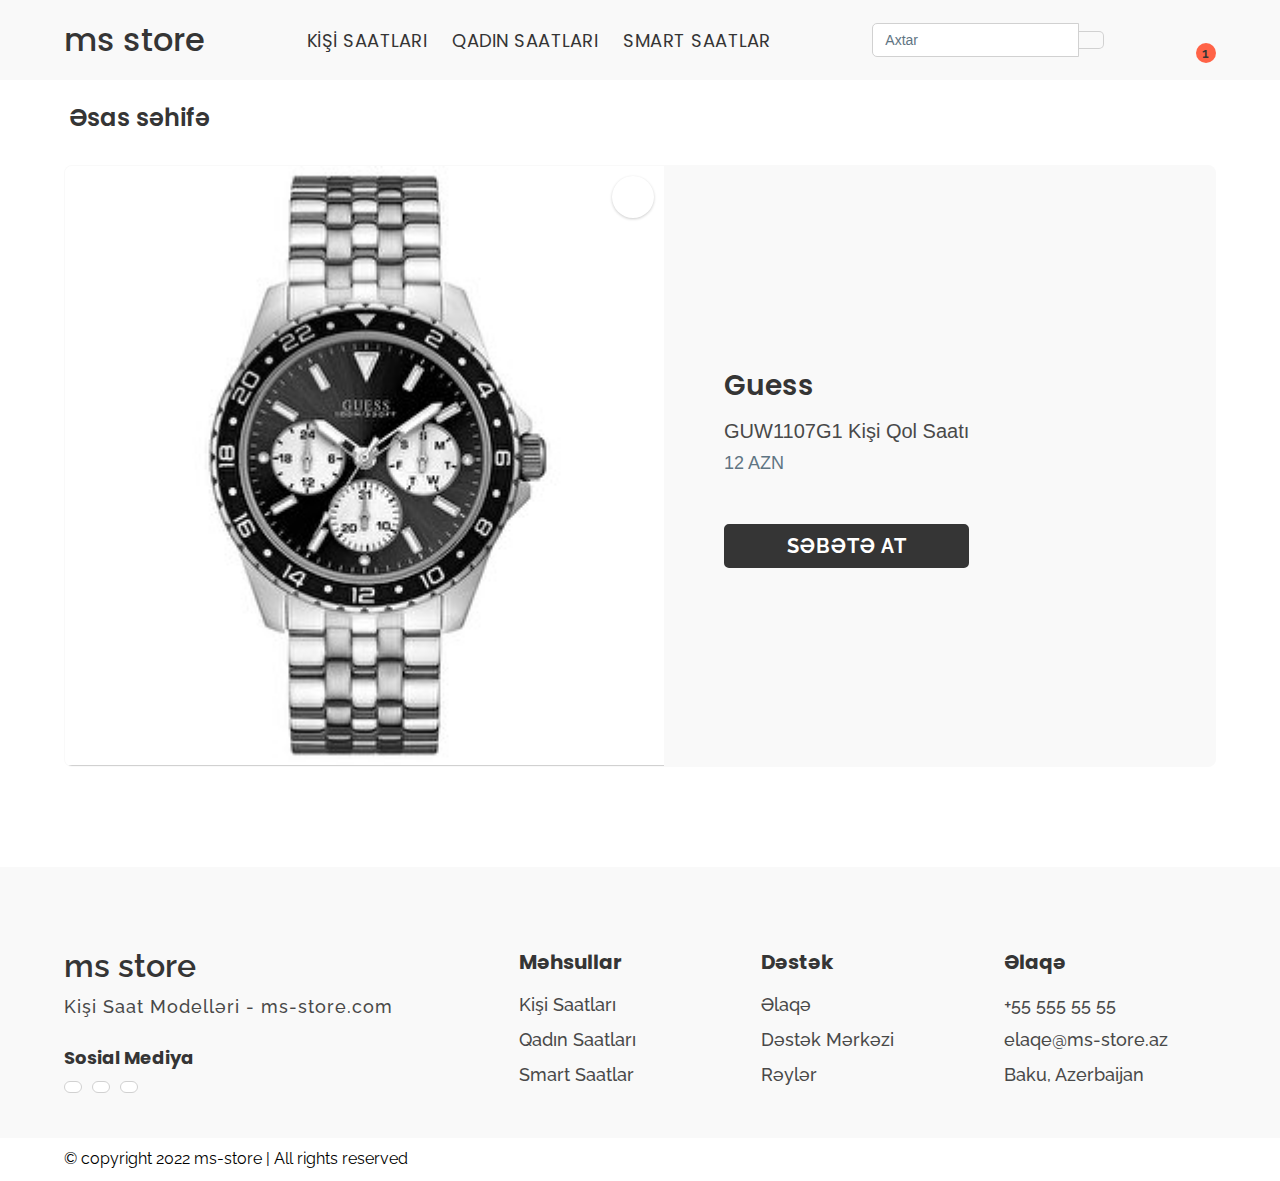
<file: E-Commerce Website/product.html>
<!DOCTYPE html>
<html lang="en">
<head>
    <meta charset="UTF-8">
    <meta http-equiv="X-UA-Compatible" content="IE=edge">
    <meta name="viewport" content="width=device-width, initial-scale=1.0">
    <title>Product</title>
    <!-- CSS -->
    <link rel="stylesheet" href="css/globalStyles.css">
    <link rel="stylesheet" href="css/components.css">
    <link rel="stylesheet" href="css/home.css">
    <link rel="stylesheet" href="css/product.css">
    <!-- ICONSCOUT CDN -->
    <link rel="stylesheet" href="https://unicons.iconscout.com/release/v2.1.6/css/unicons.css">
</head>
<body>
    <!-- NAV SECTION -->
    <nav class="nav">
        <div class="container">
            <div class="nav__container">
                <div class="nav__icon">
                    <button><i class="uil uil-bars"></i></button>
                </div>
                <div class="logo">
                    <a href="index.html">ms store</a>
                </div>
                <div class="nav__bgOverlay"></div>
                <ul class="menu">
                    <div class="logo">
                        <a href="index.html">ms store</a>
                    </div>
                    <li class="menu-item"><a href="man-watch.html"><div class="menu-item-left"><i class="uil uil-watch-alt"></i> <span>KİŞİ SAATLARI</span></div> <div class="menu-item-right"><i class="uil uil-angle-right"></i></div></a></li>
                    <li class="menu-item"><a href="woman-watch.html"><div class="menu-item-left"><i class="uil uil-watch-alt"></i> <span>QADIN SAATLARI</span></div> <div class="menu-item-right"><i class="uil uil-angle-right"></i></div></a></li>
                    <li class="menu-item"><a href="smart-watch.html"><div class="menu-item-left"><i class="uil uil-watch-alt"></i> <span>SMART SAATLAR</span></div> <div class="menu-item-right"><i class="uil uil-angle-right"></i></div></a></li>
                    <div class="login-item">
                        <a href="#"><i class="uil uil-user"></i> Qeydiyyatdan Keç / Daxil Ol </a>
                    </div>
                    <div class="nav__close">
                        <button><i class="uil uil-multiply"></i></button>
                    </div>
                </ul>
                <form class="form">
                    <input class="search" type="search" name="q" placeholder="Axtar">
                    <button class="search__btn" type="button"><i class="uil uil-search"></i></button>
                </form>
                <div class="sale__line">
                    <div class="user">
                        <a href="#"><i class="uil uil-user"></i></a>
                    </div>
                    <div class="basket">
                        <a href="product-list.html"><i class="uil uil-shopping-cart-alt"></i>
                            <span class="basket__count">1</span>
                        </a>
                    </div>
                </div>
            </div>
        </div>
    </nav>

    <!-- PRODUCT -->
    <section class="product">
        <div class="container">
            <div class="product__container">
                <div class="backLink">
                    <a href="index.html"><i class="uil uil-angle-left"></i> Əsas səhifə</a>
                </div>
                <div class="store__item show kisi saatlar">
                    <a href="product.html">
                        <div class="item__img">
                            <img src="images/watch_1.jpg" alt="watch image">
                            <span class="addToWishlist"><i class="uil uil-heart"></i></span>
                        </div>
                    </a>
                    <div class="item__info">
                        <h3 class="item__heading">Guess</h3>
                        <p class="item__description">GUW1107G1 Kişi Qol Saatı</p>
                        <small class="item__price">12 AZN</small>
                        <button class="sale-button">Səbətə at</button>
                    </div>
                </div>
            </div>
        </div>
    </section>

    <!-- FOOTTER SECTION -->
    <footer>
        <div class="container">
            <div class="footer__container">
                <div class="footer__item__1">
                    <div class="footer__logo">
                        <a href="index.html">ms store</a>
                    </div>
                    <div class="footer__description">
                        Kişi Saat Modelləri - ms-store.com
                    </div>
                    <div class="footer__socials">
                        <h4>Sosial Mediya</h4>
                        <ul>
                            <li>
                                <a href="#"><i class="uil uil-instagram"></i></a>
                            </li>
                            <li>
                                <a href="#"><i class="uil uil-facebook"></i></a>
                            </li>
                            <li>
                                <a href="#"><i class="uil uil-twitter"></i></a>
                            </li>
                        </ul>
                    </div>
                </div>
                <div class="footer__item__2">
                    <h4 class="footer__text__title">Məhsullar</h4>
                    <ul class="footer__text">
                        <li>
                            <a href="man-watch.html">Kişi Saatları</a>
                        </li>
                        <li>
                            <a href="woman-watch.html">Qadın Saatları</a>
                        </li>
                        <li>
                            <a href="smart-watch.html">Smart Saatlar</a>
                        </li>
                    </ul>
                </div>
                <div class="footer__item__3">
                    <h4 class="footer__text__title">Dəstək</h4>
                    <ul class="footer__text">
                        <li>
                            <a href="#">Əlaqə</a>
                        </li>
                        <li>
                            <a href="#">Dəstək Mərkəzi</a>
                        </li>
                        <li>
                            <a href="#">Rəylər</a>
                        </li>
                    </ul>
                </div>
                <div class="footer__item__4">
                    <h4 class="footer__text__title">Əlaqə</h4>
                    <ul class="footer__text">
                        <li>
                            <a href="#">+55 555 55 55</a>
                        </li>
                        <li>
                            <a href="#">elaqe@ms-store.az</a>
                        </li>
                        <li>
                            <a href="#">Baku, Azerbaijan</a>
                        </li>
                    </ul>
                </div>
            </div>
        </div>
    </footer>
    <div class="copyright">
        <div class="container">
            <p class="copyright__text">
                © copyright 2022 ms-store | All rights reserved 
            </p>
        </div>
    </div>

    <!-- Javascript -->
    <script src="main.js"></script>
</body>
</html>
</file>
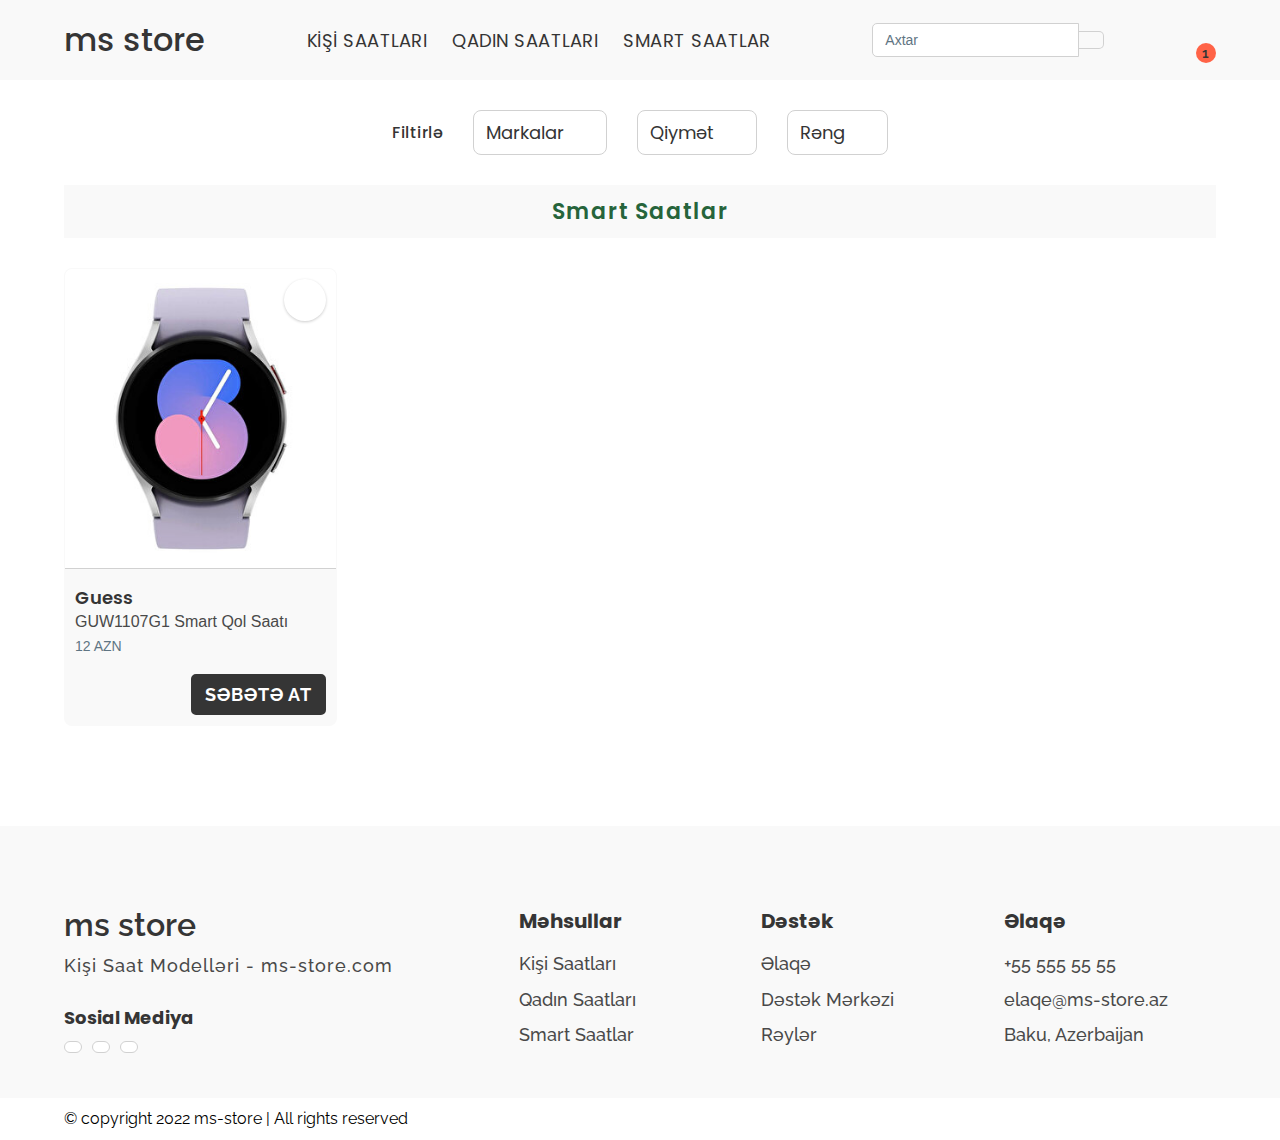
<file: E-Commerce Website/smart-watch.html>
<!DOCTYPE html>
<html lang="en">
<head>
    <meta charset="UTF-8">
    <meta http-equiv="X-UA-Compatible" content="IE=edge">
    <meta name="viewport" content="width=device-width, initial-scale=1.0">
    <title>Smart Saat Modelləri - .com</title>
    <!-- CSS -->
    <link rel="stylesheet" href="css/globalStyles.css">
    <link rel="stylesheet" href="css/components.css">
    <link rel="stylesheet" href="css/home.css">
    <!-- ICONSCOUT CDN -->
    <link rel="stylesheet" href="https://unicons.iconscout.com/release/v2.1.6/css/unicons.css">
    <!-- SWIPER JS -->
    <link rel="stylesheet" href="https://unpkg.com/swiper@8/swiper-bundle.min.css"/>
</head>
<body>
    <!-- NAV SECTION -->
    <nav class="nav">
        <div class="container">
            <div class="nav__container">
                <div class="nav__icon">
                    <button><i class="uil uil-bars"></i></button>
                </div>
                <div class="logo">
                    <a href="index.html">ms store</a>
                </div>
                <div class="nav__bgOverlay"></div>
                <ul class="menu">
                    <div class="logo">
                        <a href="index.html">ms store</a>
                    </div>
                    <li class="menu-item"><a href="man-watch.html"><div class="menu-item-left"><i class="uil uil-watch-alt"></i> <span>KİŞİ SAATLARI</span></div> <div class="menu-item-right"><i class="uil uil-angle-right"></i></div></a></li>
                    <li class="menu-item"><a href="woman-watch.html"><div class="menu-item-left"><i class="uil uil-watch-alt"></i> <span>QADIN SAATLARI</span></div> <div class="menu-item-right"><i class="uil uil-angle-right"></i></div></a></li>
                    <li class="menu-item"><a href="smart-watch.html"><div class="menu-item-left"><i class="uil uil-watch-alt"></i> <span>SMART SAATLAR</span></div> <div class="menu-item-right"><i class="uil uil-angle-right"></i></div></a></li>
                    <div class="login-item">
                        <a href="#"><i class="uil uil-user"></i> Qeydiyyatdan Keç / Daxil Ol </a>
                    </div>
                    <div class="nav__close">
                        <button><i class="uil uil-multiply"></i></button>
                    </div>
                </ul>
                <form class="form">
                    <input class="search" type="search" name="q" placeholder="Axtar">
                    <button class="search__btn" type="button"><i class="uil uil-search"></i></button>
                </form>
                <div class="sale__line">
                    <div class="user">
                        <a href="#"><i class="uil uil-user"></i></a>
                    </div>
                    <div class="basket">
                        <a href="product-list.html"><i class="uil uil-shopping-cart-alt"></i>
                            <span class="basket__count">1</span>
                        </a>
                    </div>
                </div>
            </div>
        </div>
    </nav>
    
    <!-- FILTER SECTION -->
    <section class="filter">
        <div class="container">
            <div class="filter__container">
                <!-- <div class="buttons">
                    <p class="filter-value"><i class="uil uil-filter"></i> Filtirlə</p>
                    <button class="button-value" onclick="filterProduct('Bütün məhsullar')">Bütün məhsullar</button>
                    <button class="button-value" onclick="filterProduct('saatlar')">Saatlar</button>
                    <button class="button-value" onclick="filterProduct('pulqabilar')">Pulqabılar</button>
                    <button class="button-value" onclick="filterProduct('ətirlər')">Ətirlər</button>
                </div> -->
                <div class="filter__buttons">
                    <p class="filter-value"><i class="uil uil-filter"></i> <span>Filtirlə</span></p>
                    <div class="filter__button">
                        <div class="filter__button__head" onclick="filterButton('markalar')">
                            Markalar <i class="uil uil-angle-down markalar"></i>
                        </div>
                        <div class="filter__button__body markalar">
                            <ul class="filter__list">
                                <li class="filter__list__item"><a class="filter__list__value tissot" href="#" onclick="filterButtonItem('tissot')">TISSOT</a></li>
                                <li class="filter__list__item"><a class="filter__list__value tenwei" href="#" onclick="filterButtonItem('tenwei')">Tenwei</a></li>
                                <li class="filter__list__item"><a class="filter__list__value calvinKlein" href="#" onclick="filterButtonItem('calvinKlein')">Calvin Klein</a></li>
                            </ul>
                        </div>
                    </div>
                    <div class="filter__button">
                        <div class="filter__button__head" onclick="filterButton('qiymet')">
                            Qiymət <i class="uil uil-angle-down qiymet"></i>
                        </div>
                        <div class="filter__button__body qiymet">
                            <ul class="filter__list">
                                <li class="filter__list__item"><a class="filter__list__value" href="#" onclick="filterButtonItem('1-12')">1 AZN - 12 AZN</a></li>
                                <li class="filter__list__item"><a class="filter__list__value" href="#" onclick="filterButtonItem('12-24')">12 AZN - 24 AZN</a></li>
                                <li class="filter__list__item"><a class="filter__list__value" href="#" onclick="filterButtonItem('24-36')">24 AZN - 36 AZN</a></li>
                            </ul>
                        </div>
                    </div>
                    <div class="filter__button">
                        <div class="filter__button__head" onclick="filterButton('reng')">
                            Rəng <i class="uil uil-angle-down reng"></i>
                        </div>
                        <div class="filter__button__body reng">
                            <ul class="filter__list">
                                <li class="filter__list__item"><a class="filter__list__value" href="#" onclick="filterButtonItem('white')">Ağ</a></li>
                                <li class="filter__list__item"><a class="filter__list__value" href="#" onclick="filterButtonItem('black')">Qara</a></li>
                                <li class="filter__list__item"><a class="filter__list__value" href="#" onclick="filterButtonItem('gold')">Qızılı rəng</a></li>
                                <li class="filter__list__item"><a class="filter__list__value" href="#" onclick="filterButtonItem('silver')">Gümüşü rəng</a></li>
                            </ul>
                        </div>
                    </div>
                </div>
            </div>
        </div>
    </section>

    <!-- STORE SECTION -->
    <section class="store">
        <div class="container store__container">
            <h2 class="best__seller__heading best__seller__heading__3">Smart Saatlar</h2>
            <div class="best__seller">
                <div class="store__item show">
                    <a href="product.html">
                        <div class="item__img">
                            <img src="images/watch_3.jpg" alt="watch image">
                            <span class="addToWishlist"><i class="uil uil-heart"></i></span>
                        </div>
                    </a>
                    <div class="item__info">
                        <h3 class="item__heading">Guess</h3>
                        <p class="item__description">GUW1107G1 Smart Qol Saatı</p>
                        <small class="item__price">12 AZN</small>
                        <button class="sale-button">Səbətə at</button>
                    </div>
                </div>
                <!--
                <div class="store__item show">
                    <a href="product.html">
                        <div class="item__img">
                            <img src="images/watch_3.jpg" alt="watch image">
                            <span class="addToWishlist"><i class="uil uil-heart"></i></span>
                        </div>
                    </a>
                    <div class="item__info">
                        <h3 class="item__heading">Guess</h3>
                        <p class="item__description">GUW1107G1 Smart Qol Saatı</p>
                        <small class="item__price">12 AZN</small>
                        <button class="sale-button">Səbətə at</button>
                    </div>
                </div>
                <div class="store__item show">
                    <a href="product.html">
                        <div class="item__img">
                            <img src="images/watch_3.jpg" alt="watch image">
                            <span class="addToWishlist"><i class="uil uil-heart"></i></span>
                        </div>
                    </a>
                    <div class="item__info">
                        <h3 class="item__heading">Guess</h3>
                        <p class="item__description">GUW1107G1 Smart Qol Saatı</p>
                        <small class="item__price">12 AZN</small>
                        <button class="sale-button">Səbətə at</button>
                    </div>
                </div>
                <div class="store__item show">
                    <a href="product.html">
                        <div class="item__img">
                            <img src="images/watch_3.jpg" alt="watch image">
                            <span class="addToWishlist"><i class="uil uil-heart"></i></span>
                        </div>
                    </a>
                    <div class="item__info">
                        <h3 class="item__heading">Guess</h3>
                        <p class="item__description">GUW1107G1 Smart Qol Saatı</p>
                        <small class="item__price">12 AZN</small>
                        <button class="sale-button">Səbətə at</button>
                    </div>
                </div>
                -->
            </div>
        </div>
    </section>

    <!-- FOOTTER SECTION -->
    <footer>
        <div class="container">
            <div class="footer__container">
                <div class="footer__item__1">
                    <div class="footer__logo">
                        <a href="index.html">ms store</a>
                    </div>
                    <div class="footer__description">
                        Kişi Saat Modelləri - ms-store.com
                    </div>
                    <div class="footer__socials">
                        <h4>Sosial Mediya</h4>
                        <ul>
                            <li>
                                <a href="#"><i class="uil uil-instagram"></i></a>
                            </li>
                            <li>
                                <a href="#"><i class="uil uil-facebook"></i></a>
                            </li>
                            <li>
                                <a href="#"><i class="uil uil-twitter"></i></a>
                            </li>
                        </ul>
                    </div>
                </div>
                <div class="footer__item__2">
                    <h4 class="footer__text__title">Məhsullar</h4>
                    <ul class="footer__text">
                        <li>
                            <a href="man-watch.html">Kişi Saatları</a>
                        </li>
                        <li>
                            <a href="woman-watch.html">Qadın Saatları</a>
                        </li>
                        <li>
                            <a href="smart-watch.html">Smart Saatlar</a>
                        </li>
                    </ul>
                </div>
                <div class="footer__item__3">
                    <h4 class="footer__text__title">Dəstək</h4>
                    <ul class="footer__text">
                        <li>
                            <a href="#">Əlaqə</a>
                        </li>
                        <li>
                            <a href="#">Dəstək Mərkəzi</a>
                        </li>
                        <li>
                            <a href="#">Rəylər</a>
                        </li>
                    </ul>
                </div>
                <div class="footer__item__4">
                    <h4 class="footer__text__title">Əlaqə</h4>
                    <ul class="footer__text">
                        <li>
                            <a href="#">+55 555 55 55</a>
                        </li>
                        <li>
                            <a href="#">elaqe@ms-store.az</a>
                        </li>
                        <li>
                            <a href="#">Baku, Azerbaijan</a>
                        </li>
                    </ul>
                </div>
            </div>
        </div>
    </footer>
    <div class="copyright">
        <div class="container">
            <p class="copyright__text">
                © copyright 2022 ms-store | All rights reserved 
            </p>
        </div>
    </div>

    <!-- Javascript -->
    <script src="main.js"></script>
</body>
</html>
</file>
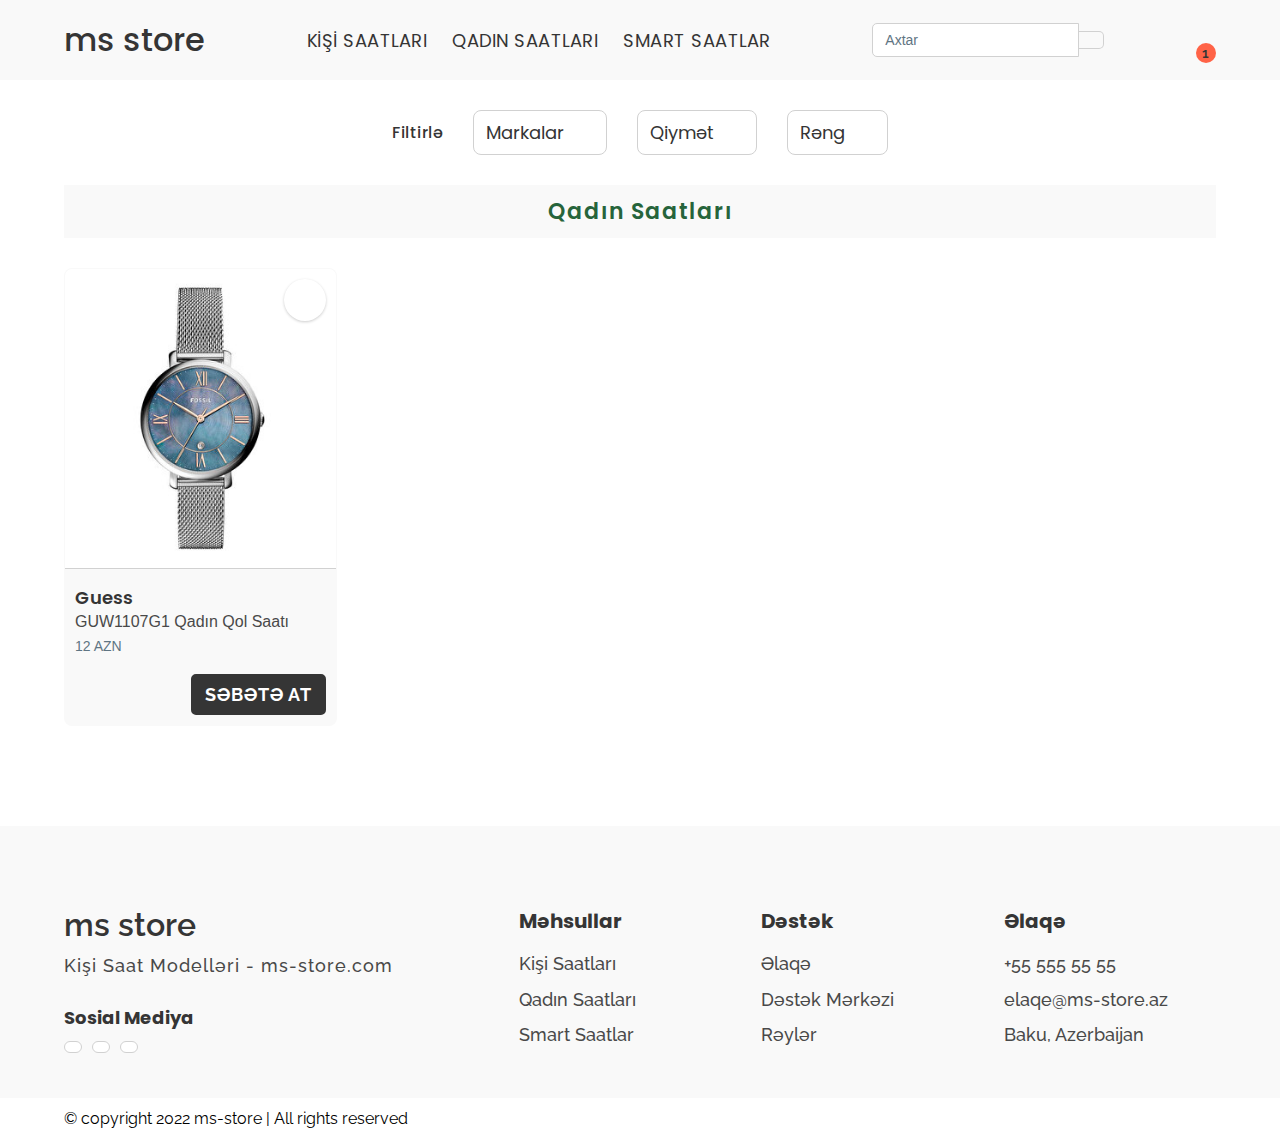
<file: E-Commerce Website/woman-watch.html>
<!DOCTYPE html>
<html lang="en">
<head>
    <meta charset="UTF-8">
    <meta http-equiv="X-UA-Compatible" content="IE=edge">
    <meta name="viewport" content="width=device-width, initial-scale=1.0">
    <title>Qadın Saat Modelləri - .com</title>
    <!-- CSS -->
    <link rel="stylesheet" href="css/globalStyles.css">
    <link rel="stylesheet" href="css/components.css">
    <link rel="stylesheet" href="css/home.css">
    <!-- ICONSCOUT CDN -->
    <link rel="stylesheet" href="https://unicons.iconscout.com/release/v2.1.6/css/unicons.css">
    <!-- SWIPER JS -->
    <link rel="stylesheet" href="https://unpkg.com/swiper@8/swiper-bundle.min.css"/>
</head>
<body>
    <!-- NAV SECTION -->
    <nav class="nav">
        <div class="container">
            <div class="nav__container">
                <div class="nav__icon">
                    <button><i class="uil uil-bars"></i></button>
                </div>
                <div class="logo">
                    <a href="index.html">ms store</a>
                </div>
                <div class="nav__bgOverlay"></div>
                <ul class="menu">
                    <div class="logo">
                        <a href="index.html">ms store</a>
                    </div>
                    <li class="menu-item"><a href="man-watch.html"><div class="menu-item-left"><i class="uil uil-watch-alt"></i> <span>KİŞİ SAATLARI</span></div> <div class="menu-item-right"><i class="uil uil-angle-right"></i></div></a></li>
                    <li class="menu-item"><a href="woman-watch.html"><div class="menu-item-left"><i class="uil uil-watch-alt"></i> <span>QADIN SAATLARI</span></div> <div class="menu-item-right"><i class="uil uil-angle-right"></i></div></a></li>
                    <li class="menu-item"><a href="smart-watch.html"><div class="menu-item-left"><i class="uil uil-watch-alt"></i> <span>SMART SAATLAR</span></div> <div class="menu-item-right"><i class="uil uil-angle-right"></i></div></a></li>
                    <div class="login-item">
                        <a href="#"><i class="uil uil-user"></i> Qeydiyyatdan Keç / Daxil Ol </a>
                    </div>
                    <div class="nav__close">
                        <button><i class="uil uil-multiply"></i></button>
                    </div>
                </ul>
                <form class="form">
                    <input class="search" type="search" name="q" placeholder="Axtar">
                    <button class="search__btn" type="button"><i class="uil uil-search"></i></button>
                </form>
                <div class="sale__line">
                    <div class="user">
                        <a href="#"><i class="uil uil-user"></i></a>
                    </div>
                    <div class="basket">
                        <a href="product-list.html"><i class="uil uil-shopping-cart-alt"></i>
                            <span class="basket__count">1</span>
                        </a>
                    </div>
                </div>
            </div>
        </div>
    </nav>

    <!-- FILTER SECTION -->
    <section class="filter">
        <div class="container">
            <div class="filter__container">
                <!-- <div class="buttons">
                    <p class="filter-value"><i class="uil uil-filter"></i> Filtirlə</p>
                    <button class="button-value" onclick="filterProduct('Bütün məhsullar')">Bütün məhsullar</button>
                    <button class="button-value" onclick="filterProduct('saatlar')">Saatlar</button>
                    <button class="button-value" onclick="filterProduct('pulqabilar')">Pulqabılar</button>
                    <button class="button-value" onclick="filterProduct('ətirlər')">Ətirlər</button>
                </div> -->
                <div class="filter__buttons">
                    <p class="filter-value"><i class="uil uil-filter"></i> <span>Filtirlə</span></p>
                    <div class="filter__button">
                        <div class="filter__button__head" onclick="filterButton('markalar')">
                            Markalar <i class="uil uil-angle-down markalar"></i>
                        </div>
                        <div class="filter__button__body markalar">
                            <ul class="filter__list">
                                <li class="filter__list__item"><a class="filter__list__value tissot" href="#" onclick="filterButtonItem('tissot')">TISSOT</a></li>
                                <li class="filter__list__item"><a class="filter__list__value tenwei" href="#" onclick="filterButtonItem('tenwei')">Tenwei</a></li>
                                <li class="filter__list__item"><a class="filter__list__value calvinKlein" href="#" onclick="filterButtonItem('calvinKlein')">Calvin Klein</a></li>
                            </ul>
                        </div>
                    </div>
                    <div class="filter__button">
                        <div class="filter__button__head" onclick="filterButton('qiymet')">
                            Qiymət <i class="uil uil-angle-down qiymet"></i>
                        </div>
                        <div class="filter__button__body qiymet">
                            <ul class="filter__list">
                                <li class="filter__list__item"><a class="filter__list__value" href="#" onclick="filterButtonItem('1-12')">1 AZN - 12 AZN</a></li>
                                <li class="filter__list__item"><a class="filter__list__value" href="#" onclick="filterButtonItem('12-24')">12 AZN - 24 AZN</a></li>
                                <li class="filter__list__item"><a class="filter__list__value" href="#" onclick="filterButtonItem('24-36')">24 AZN - 36 AZN</a></li>
                            </ul>
                        </div>
                    </div>
                    <div class="filter__button">
                        <div class="filter__button__head" onclick="filterButton('reng')">
                            Rəng <i class="uil uil-angle-down reng"></i>
                        </div>
                        <div class="filter__button__body reng">
                            <ul class="filter__list">
                                <li class="filter__list__item"><a class="filter__list__value" href="#" onclick="filterButtonItem('white')">Ağ</a></li>
                                <li class="filter__list__item"><a class="filter__list__value" href="#" onclick="filterButtonItem('black')">Qara</a></li>
                                <li class="filter__list__item"><a class="filter__list__value" href="#" onclick="filterButtonItem('gold')">Qızılı rəng</a></li>
                                <li class="filter__list__item"><a class="filter__list__value" href="#" onclick="filterButtonItem('silver')">Gümüşü rəng</a></li>
                            </ul>
                        </div>
                    </div>
                </div>
            </div>
        </div>
    </section>

    <!-- STORE SECTION -->
    <section class="store">
        <div class="container store__container">
            <h2 class="best__seller__heading best__seller__heading__3">Qadın Saatları</h2>
            <div class="best__seller">
                <div class="store__item show">
                    <a href="product.html">
                        <div class="item__img">
                            <img src="images/watch_2.jpg" alt="watch image">
                            <span class="addToWishlist"><i class="uil uil-heart"></i></span>
                        </div>
                    </a>
                    <div class="item__info">
                        <h3 class="item__heading">Guess</h3>
                        <p class="item__description">GUW1107G1 Qadın Qol Saatı</p>
                        <small class="item__price">12 AZN</small>
                        <button class="sale-button">Səbətə at</button>
                    </div>
                </div>
                <!--
                <div class="store__item show">
                    <a href="product.html">
                        <div class="item__img">
                            <img src="images/watch_2.jpg" alt="watch image">
                            <span class="addToWishlist"><i class="uil uil-heart"></i></span>
                        </div>
                    </a>
                    <div class="item__info">
                        <h3 class="item__heading">Guess</h3>
                        <p class="item__description">GUW1107G1 Qadın Qol Saatı</p>
                        <small class="item__price">12 AZN</small>
                        <button class="sale-button">Səbətə at</button>
                    </div>
                </div>
                <div class="store__item show">
                    <a href="product.html">
                        <div class="item__img">
                            <img src="images/watch_2.jpg" alt="watch image">
                            <span class="addToWishlist"><i class="uil uil-heart"></i></span>
                        </div>
                    </a>
                    <div class="item__info">
                        <h3 class="item__heading">Guess</h3>
                        <p class="item__description">GUW1107G1 Qadın Qol Saatı</p>
                        <small class="item__price">12 AZN</small>
                        <button class="sale-button">Səbətə at</button>
                    </div>
                </div>
                <div class="store__item show">
                    <a href="product.html">
                        <div class="item__img">
                            <img src="images/watch_2.jpg" alt="watch image">
                            <span class="addToWishlist"><i class="uil uil-heart"></i></span>
                        </div>
                    </a>
                    <div class="item__info">
                        <h3 class="item__heading">Guess</h3>
                        <p class="item__description">GUW1107G1 Qadın Qol Saatı</p>
                        <small class="item__price">12 AZN</small>
                        <button class="sale-button">Səbətə at</button>
                    </div>
                </div>
                -->
            </div>
        </div>
    </section>

    <!-- FOOTTER SECTION -->
    <footer>
        <div class="container">
            <div class="footer__container">
                <div class="footer__item__1">
                    <div class="footer__logo">
                        <a href="index.html">ms store</a>
                    </div>
                    <div class="footer__description">
                        Kişi Saat Modelləri - ms-store.com
                    </div>
                    <div class="footer__socials">
                        <h4>Sosial Mediya</h4>
                        <ul>
                            <li>
                                <a href="#"><i class="uil uil-instagram"></i></a>
                            </li>
                            <li>
                                <a href="#"><i class="uil uil-facebook"></i></a>
                            </li>
                            <li>
                                <a href="#"><i class="uil uil-twitter"></i></a>
                            </li>
                        </ul>
                    </div>
                </div>
                <div class="footer__item__2">
                    <h4 class="footer__text__title">Məhsullar</h4>
                    <ul class="footer__text">
                        <li>
                            <a href="man-watch.html">Kişi Saatları</a>
                        </li>
                        <li>
                            <a href="woman-watch.html">Qadın Saatları</a>
                        </li>
                        <li>
                            <a href="smart-watch.html">Smart Saatlar</a>
                        </li>
                    </ul>
                </div>
                <div class="footer__item__3">
                    <h4 class="footer__text__title">Dəstək</h4>
                    <ul class="footer__text">
                        <li>
                            <a href="#">Əlaqə</a>
                        </li>
                        <li>
                            <a href="#">Dəstək Mərkəzi</a>
                        </li>
                        <li>
                            <a href="#">Rəylər</a>
                        </li>
                    </ul>
                </div>
                <div class="footer__item__4">
                    <h4 class="footer__text__title">Əlaqə</h4>
                    <ul class="footer__text">
                        <li>
                            <a href="#">+55 555 55 55</a>
                        </li>
                        <li>
                            <a href="#">elaqe@ms-store.az</a>
                        </li>
                        <li>
                            <a href="#">Baku, Azerbaijan</a>
                        </li>
                    </ul>
                </div>
            </div>
        </div>
    </footer>
    <div class="copyright">
        <div class="container">
            <p class="copyright__text">
                © copyright 2022 ms-store | All rights reserved 
            </p>
        </div>
    </div>

    <!-- Javascript -->
    <script src="main.js"></script>
</body>
</html>
</file>
<file: E-Commerce Website/css/globalStyles.css>
@import url('https://fonts.googleapis.com/css2?family=Poppins:wght@500;600&family=Raleway:wght@400;500;600&display=swap');
html{
    font-size: 10px;
    overflow-x: hidden;
}
*{
    margin: 0;
    padding: 0;
    box-sizing: border-box;
}
:root{
    --first-color: #353535;
    --second-color: #494949;
    --price-color: #5f7583;
    --menu-bg-color: #f9f9f9;
    --filter-bg-color: #f4f4f4;
    --border-color: #d1d1d1;
    --bg-color: #fff;
    --swiper-theme-color: #353535;
}
body{
    font-family: 'Poppins', sans-serif;
    background-color: var(--bg-color);
    overflow-x: hidden;
}
section{
    padding: 100px 0;
}
@media only screen and (max-width: 768px){
    section{
        padding: 50px 0;
    }
}
.container{
    max-width: 1200px;
    width: 90%;
    margin: 0 auto;
}
@media only screen and (max-width: 992px){
    .container{
        width: 94%;
    }
}
img{
    width: 100%;
    height: 100%;
    object-fit: contain;
}
h1,
h2,
h3,
h4{
    font-family: 'Poppins', sans-serif;
}
p{
    font-family: 'Raleway', sans-serif;
    font-weight: 400;
    line-height: 1.4em;
    font-size: 1.8rem;
}
a{
    display: inline-block;
    text-decoration: none;
}
</file>
<file: E-Commerce Website/css/components.css>
/* NAV STYLES */
.nav{
    position: fixed;
    top: 0;
    width: 100vw;
    background-color: var(--menu-bg-color);
    z-index: 1000;
}
.nav__container{
    display: flex;
    justify-content: space-between;
    align-items: center;
    height: 80px;
    overflow: hidden;
}
.nav__icon{
    display: none;
}
.logo a{
    font-family: 'Poppins', sans-serif;
    color: var(--first-color);
    font-size: 3.2rem;
    font-weight: 500;
}
.nav__bgOverlay{
    display: none;
    z-index: 1001;
}
.menu{
    display: flex;
    list-style: none;
    gap: 2.5rem;
    z-index: 1002;
}
.menu .logo{
    display: none;
}
.menu-item a{
    font-size: 1.8rem;
    font-family: 'Poppins', sans-serif;
    color: var(--first-color);
    letter-spacing: .5px;
    text-transform: uppercase;
}
.menu-item a i{
    display: none;
}
.login-item{
    display: none;
}
.nav__close{
    display: none;
}
.form{
    display: flex;
    justify-content: center;
    align-items: center;
}
.search{
    padding: 8px 12px;
    border: 1px solid var(--border-color);
    outline: none;
    font-size: 1.4rem;
    font-weight: 400;
    color: var(--second-color);
    border-radius: .5rem 0 0 .5rem;
}
.search::placeholder{
    color: var(--price-color);
}
.search__btn{
    padding: 8px 12px;
    border: 1px solid var(--border-color);
    outline: none;
    font-size: 1.4rem;
    border-left: none;
    border-radius: 0 .5rem .5rem 0;
    background-color: var(--menu-bg-color);
    cursor: pointer;
}
.sale__line{
    display: flex;
    gap: 1rem;
    justify-content: space-between;
    align-items: center;
}
.user a, .basket a{
    font-size: 2.8rem;
    font-weight: 600;
    color: var(--first-color);
}
.basket a{
    position: relative;
}
.basket__count{
    position: absolute;
    top: 0;
    right: 0;
    background-color: tomato;
    border-radius: 50%;
    height: 20px;
    width: 20px;
    display: flex;
    justify-content: center;
    align-items: center;
    font-weight: 600;
    font-size: 14px;
    font-family: 'Raleway', sans-serif;
}
.window-scroll{
    box-shadow: 0 0.1rem 2rem rgba(0, 0, 0, 0.2);
}
@media screen and (max-width: 992px){
    .nav__icon{
        display: block;
    }
    .menu{
        position: absolute;
        top: 0;
        left: 0;
        height: 100vh;
        width: 80%;
        flex-direction: column;
        padding: 6rem 0 0 0;
        transform: translateX(-100%);
        background-color: var(--menu-bg-color);
        gap: 1rem;
        transition: .3s ease-in transform;
    }
    .menu.show{
        transform: translateX(0%);
    }
    .menu .logo{
        display: block;
        text-align: center;
        margin-bottom: 1rem;
    }
    .nav__bgOverlay{
        position: absolute;
        top: 0;
        left: 0;
        width: 100%;
        height: 100vh;
        background: rgba(18, 24, 14, 0.808);
        display: none;
    }
    .nav__bgOverlay.active{
        display: block;
    }
    .nav__close{
        display: block;
        position: absolute;
        top: 2rem;
        right: 2rem;
    }
    .nav__close button, .nav__icon button{
        font-size: 2.4rem;
        font-weight: bold;
        color: var(--first-color);
        background-color: transparent;
        border: none;
        cursor: pointer;
    }
    .menu-item{
        margin-bottom: 0.5rem;
    }
    .menu-item a i{
        display: block;
    }
    .menu-item a, .login-item a{
        display: flex;
        align-items: center;
        justify-content: space-between;
        background-color: var(--bg-color);
        color: var(--first-color);
        font-size: 1.6rem;
        letter-spacing: .5px;
        width: 100%;
        padding: 2rem 1rem;
    }
    .menu-item a .menu-item-left, .menu-item a .menu-item-right{
        display: flex;
        justify-content: space-between;
        align-items: center;
        height: 100%;
    }
    .menu-item a .menu-item-left i{
        font-size: 2.3rem;
        margin-right: 0.5rem;
        color: #26643b;
    }
    .menu-item a .menu-item-right i{
        font-size: 2.4rem;
        color: var(--price-color);
    }
    .login-item{
        display: block;
        margin-top: 1rem;
    }
    .login-item a{
        justify-content: flex-start;
        font-size: 1.4rem;
        letter-spacing: 1px;
    }
    .login-item a i{
        font-size: 1.8rem;
        color: var(--price-color);
        margin-right: 0.5rem;
        margin-left: 0.5rem;
    }
    .form{
        position: absolute;
        top: 90px;
        right: calc(20% / 2);
        width: 80%;
    }
    .search{
        flex-grow: 9;
    }
    .search__btn{
        flex-grow: 1;
    }
    .basket__count{
        font-size: 1.2rem;
    }
}

/* FOOTER STYLES */
footer{
    background-color: var(--menu-bg-color);
}
.footer__container{
    display: flex;
    justify-content: space-between;
    align-items: flex-start;
    padding: 8rem 0 4rem;
    gap: 3rem;
}
.footer__logo a{
    font-family: 'Raleway', sans-serif;
    font-size: 3.2rem;
    color: var(--first-color);
    font-weight: 600;
    margin-bottom: 1rem;
}
.footer__description{
    font-family: 'Raleway', sans-serif;
    font-size: 1.8rem;
    color: var(--second-color);
    font-weight: 500;
    letter-spacing: 0.1rem;
    margin-bottom: 2.5rem;
    line-height: 1.4em;
}
.footer__socials h4{
    font-size: 1.8rem;
    color: var(--first-color);
    margin-bottom: 1rem;
}
.footer__socials ul{
    list-style: none;
    display: flex;
    gap: 1rem;
}
.footer__socials ul li a{
    color: var(--second-color);
    font-size: 2.1rem;
    border: 1px solid var(--border-color);
    border-radius: 0.8rem;
    padding: 0.5rem 0.8rem;
    background-color: var(--bg-color);
}
.footer__text__title{
    font-size: 2rem;
    color: var(--first-color);
    margin-bottom: 1.5rem;
}
ul{
    list-style: none;
}
.footer__text a{
    font-size: 1.8rem;
    color: var(--second-color);
    margin-bottom: 1rem;
    line-height: 1.4em;
    font-weight: 500;
    font-family: 'Raleway', sans-serif;
}
.footer__item__1{
    flex: 4;
}
.footer__item__2,
.footer__item__3,
.footer__item__4{
    flex: 2;
}
@media only screen and (max-width: 768px){
    .footer__container{
        padding: 5rem 0 2rem;
        flex-direction: column;
    }
    .footer__logo a{
        font-size: 2.8rem;
        margin-bottom: 1rem;
    }
    .footer__description{
        font-size: 1.4rem;
        margin-bottom: 2rem;
    }
    .footer__socials h4{
        font-size: 1.8rem;
        margin-bottom: 1rem;
    }
    .footer__socials ul li a{
        color: var(--second-color);
        font-size: 2rem;
    }
    .footer__text__title{
        font-size: 1.8rem;
        margin-bottom: 1rem;
    }
    .footer__text a{
        font-size: 1.4rem;
        margin-bottom: 0.5rem;
    }
    .footer__item__1,
    .footer__item__2,
    .footer__item__3,
    .footer__item__4{
        flex: 1;
    }
}
.copyright{
    padding: 1rem 0;
    background-color: var(--bg-color);
}
.copyright__text{
    font-size: 1.6rem;
    text-align: left;
}
@media only screen and (max-width: 992px){
    .copyright__text{
        font-size: 1.4rem;
        text-align: center;
    }
}
</file>
<file: E-Commerce Website/css/home.css>
/* FILTER SECTION */
.filter{
    padding: 1rem 0;
    margin-top: 10rem;
    /* background-color: red; */
}
.filter__container{
    /* background-color: green; */
    display: flex;
    justify-content: center;
    align-items: center;
}
.filter__buttons{
    display: flex;
    justify-content: space-between;
    align-items: center;
    gap: 3rem;
    z-index: 2;
}
.filter__button{
    position: relative;
}
.filter__button__head{
    display: flex;
    justify-content: space-between;
    align-items: center;
    font-size: 1.8rem;
    color: var(--first-color);
    border: 1px solid var(--border-color);
    padding: 0.8rem 1.2rem;
    border-radius: 0.8rem;
    gap: 3rem;
    cursor: pointer;
}
/* .filter__button:hover .filter__button__body{
    display: block;
} */
.filter__button__body.active{
    display: block;
}
.filter__button__body{
    width: 100%;
    position: absolute;
    top: 100%;
    left: 0;
    margin-top: 1rem;
    border: 1px solid var(--border-color);
    border-radius: 0.8rem;
    padding: 0 0.5rem;
    background-color: var(--bg-color);
    display: none;
}
.filter__list{
    list-style: none;
}
/* .filter__list__item{
    background-color: green;
} */
.filter__list__value{
    /* background-color: blue; */
    display: block;
    padding: 1rem 0.8rem;
    margin-top: 1rem;
    font-size: 1.4rem;
    color: var(--second-color);
    border-bottom: 1px solid var(--border-color);
}
.filter__list__item:last-child a{
    margin-bottom: 1rem;
    border-bottom: none;
}
.filter__button__head i{
    font-size: 2.4rem;
}
.buttons{
    display: flex;
    justify-content: space-between;
    align-items: center;
    /* background-color: blue; */
    gap: 3rem;
}
.filter-value{
    font-size: 1.6rem;
    font-weight: 500;
    font-family: 'Poppins', sans-serif;
    letter-spacing: 0.05rem;
    line-height: 1.4em;
    color: var(--first-color);
}
.filter-value i{
    font-size: 2rem;
}
.button-value{
    border: 2px solid var(--border-color);
    padding: 1rem 2.2rem;
    font-family: 'Poppins', sans-serif;
    border-radius: 1rem;
    background-color: transparent;
    color: var(--first-color);
    font-size: 1.6rem;
    line-height: 1.4em;
    font-weight: 500;
    letter-spacing: 0.05rem;
    cursor: pointer;
}
.button-value.active{
    background-color: var(--border-color);
    color: var(--bg-color);
}

@media screen and (max-width: 992px){
    .filter{
        padding: 1rem 0;
        margin-top: 13.5rem;
        /* background-color: red; */
    }
    .filter__buttons{
        display: flex;
        justify-content: space-between;
        align-items: center;
        gap: 0.5rem;
    }
    .filter__button__head{
        display: flex;
        justify-content: space-between;
        align-items: center;
        font-size: 1.4rem;
        color: var(--first-color);
        border: 1px solid var(--border-color);
        padding: 0.3rem 0.8rem;
        border-radius: 0.6rem;
        gap: 1rem;
        cursor: pointer;
    }
    .filter__button__body{
        width: 100%;
        position: absolute;
        top: 100%;
        left: 0;
        margin-top: 1rem;
        border: 1px solid var(--border-color);
        border-radius: 0.8rem;
        padding: 0 0.5rem;
        z-index: 1;
        background-color: var(--bg-color);
        display: none;
    }
    .filter__list__value{
        /* background-color: blue; */
        display: block;
        padding: 0.8rem 0.2rem;
        margin-top: 1rem;
        font-size: 1.2rem;
        color: var(--second-color);
        border-bottom: 1px solid var(--border-color);
    }
    .filter-value span{
        display: none;
    }
}
@media screen and (max-width: 992px){
    .filter__button__head{
        font-size: 1.2rem;
        gap: 0.5rem;
    }
}
/* SLIDER SECTION */
.slider{
    padding: 1rem 0rem;
    margin-top: 1rem;
}
.swiper-button-next,
.swiper-button-prev,
.swiper-pagination{
    color: var(--first-color) !important;
}
.swiper-pagination-bullet,
.swiper-pagination-bullet-active{
    color: var(--first-color) !important;
    background-color: var(--first-color) !important;
}
@media screen and (max-width: 768px){
    .slider{
        margin-top: -1.5rem;
    }
    .swiper-button-next::after,
    .swiper-button-prev::after{
        font-size: 3rem !important;
    }
}
.swiper-button-next,
.swiper-button-prev{
    z-index: 3;
}
.swiper-button-next::after,
.swiper-button-prev::after{
    color: var(--first-color) !important;
    z-index: 4;
}

/* LINK SECTION */
.link{
    /* background-color: red; */
    padding: 1rem 0;
    display: none;
    margin-top: 10rem;
}
.bestseller__link{
    display: block;
}
.link__container{
    display: flex;
    justify-content: center;
    align-items: center;
}
.link__wrapper{
    display: flex;
    justify-content: center;
    align-items: center;
    gap: 3rem;
}
.link__item{
    display: flex;
    justify-content: center;
    align-items: center;
    padding: 1rem 1.8rem 1rem 1.2rem;
    font-size: 1.8rem;
    color: var(--first-color);
    background-color: var(--bg-color);
    border: 1px solid var(--border-color);
    border-radius: 5rem;
    letter-spacing: 0.1rem;
    white-space: nowrap;
}
.link__item i{
    width: 45px;
    height: 45px;
    display: flex;
    justify-content: center;
    align-items: center;
    margin-right: 1rem;
    font-size: 2.4rem;
    color: var(--bg-color);
    border-radius: 50%;
    background-color: #26643b;
}
.link__item:nth-child(1) i{
    background-color: blueviolet;
}
.link__item:nth-child(2) i{
    background-color: chocolate;
}
@media screen and (max-width: 992px){
    .link{
        margin-top: 13em;
    }
}

@media screen and (max-width: 768px){
    .link{
        /* background-color: red; */
        padding: 1rem 0;
        display: block;
        margin-top: 13.5em;
    }
    .bestseller__link{
        display: none;
    }
    .link__wrapper{
        display: flex;
        justify-content: flex-start;
        align-items: center;
        gap: 1rem;
        overflow-x: scroll;
        padding-bottom: 2rem;
    }
    .link__item{
        padding: 0.6rem 1.2rem 0.6rem 0.6rem;
        font-size: 1.4rem;
        color: var(--first-color);
        background-color: var(--bg-color);
        border: 1px solid var(--border-color);
        border-radius: 5rem;
        letter-spacing: 0.1rem;
    }
    .link__item i{
        width: 30px;
        height: 30px;
        display: flex;
        justify-content: center;
        align-items: center;
        margin-right: 1rem;
        font-size: 1.8rem;
        color: var(--bg-color);
        border-radius: 50%;
        background-color: #26643b;
    }
    .link__item:nth-child(1) i{
        background-color: blueviolet;
    }
    .link__item:nth-child(2) i{
        background-color: chocolate;
    }
}

/* STORE SECTION */
.best__seller__heading{
    background-color: var(--menu-bg-color);
    color: #26643b;
    font-size: 2.2rem;
    font-weight: 600;
    letter-spacing: 0.1rem;
    text-align: center;
    margin-bottom: 3rem;
    margin-top: 2rem;
    padding: 1rem 0rem;
}
.best__seller__heading__1{
    color: blueviolet;
}
.best__seller__heading__2{
    color: chocolate;
}
.man__watch, .woman__watch, .smart__watch{
    padding-left: 3rem;
    padding-right: 3rem;
    display: flex;
    justify-content: space-between;
}
.man__watch a, .woman__watch a, .smart__watch a{
    color: var(--first-color);
    font-size: 1.8rem;
    display: flex;
    justify-content: center;
    align-items: center;
}
.man__watch a:hover, .woman__watch a:hover, .smart__watch a:hover{
    text-decoration: underline;
}
.man__watch a i, .woman__watch a i, .smart__watch a i{
    font-size: 2rem;
}
.store{
    padding-top: 0rem;
}
.best__seller{
    display: grid;
    grid-template-columns: repeat(4, 1fr);
    gap: 2rem;
}
.store__item{
    background-color: var(--menu-bg-color);
    border: 1px solid transparent;
    border-radius: 0.8rem;
    transition: all .3s ease;
    overflow: hidden;
    display: none;
}
.show{
    display: block;
}
.store__item.hide{
    display: none;
}
.store__item:hover{
    border-color: var(--border-color);
    box-shadow: 0 0.1rem 1rem rgba(0, 0, 0, 0.2);
}
.item__img{
    height: 300px;
    position: relative;
    border-bottom: 1px solid var(--border-color);
    overflow: hidden;
    background-color: var(--bg-color);
}
.item__img img{
    transition: all .6s ease;
}
.store__item:hover .item__img img{
    transform: scale(1.03);
}
.addToWishlist{
    width: 42px;
    height: 42px;
    position: absolute;
    top: 1rem;
    right: 1rem;
    color: var(--price-color);
    font-size: 2.6rem;
    background-color: var(--bg-color);
    display: flex;
    justify-content: center;
    align-items: center;
    border-radius: 50%;
    box-shadow: 0 0.1rem 0.3rem rgba(0, 0, 0, 0.2);
}
.item__info{
    display: flex;
    flex-direction: column;
    padding: 1rem;
}
.item__heading{
    font-size: 1.8rem;
    color: var(--first-color);
    font-weight: 600;
}
.item__description{
    font-size: 1.6rem;
    font-family: "Roboto", Arial, sans-serif;
    color: var(--second-color);
    font-weight: 500;
    margin-bottom: 0.5rem;
}
.item__price{
    display: block;
    font-size: 1.4rem;
    color: var(--price-color);
    font-family: "Roboto", Arial, sans-serif;
}
.sale-button{
    align-self: flex-end;
    display: block;
    margin-top: 2rem;
    font-size: 1.8rem;
    font-weight: 700;
    letter-spacing: .1rem;
    font-family: 'Raleway', sans-serif;
    text-transform: uppercase;
    background-color: var(--first-color);
    color: var(--bg-color);
    padding: 0.8rem 1.2rem;
    outline: none;
    border: 2px solid var(--first-color);
    border-radius: 0.5rem;
    transition: all .3s ease;
    cursor: pointer;
}
.sale-button:hover{
    background-color: var(--bg-color);
    color: var(--first-color);
}
.store__item__banner{
    /* background-color: red; */
    display: flex;
    flex-direction: column;
    justify-content: center;
    align-items: center;
    margin: 2rem 0rem;
    gap: 2rem;
    border-radius: 1rem;
    overflow: hidden;
}
.store__item__banner__img{
    display: flex;
    justify-content: center;
    align-items: center;
    border-radius: 1rem;
    overflow: hidden;
    width: 100%;
    height: auto;
    cursor: pointer;
}
@media only screen and (max-width: 992px){
    .store{
        padding-top: 0rem;
    }
    .best__seller{
        grid-template-columns: repeat(3, 1fr);
        gap: 1.5rem;
        margin-top: 0px;
    }
    .sale-button{
        margin-top: 1.5rem;
    }
    .form.form-group{
        display: none;
    }
}
@media only screen and (max-width: 768px){
    .best__seller{
        grid-template-columns: repeat(2, 1fr);
        gap: 1.5rem;
        margin-top: 0px;
    }
}
@media only screen and (max-width: 576px){
    .best__seller__heading{
        font-size: 1.8rem;
        margin-bottom: 2rem;
        margin-top: 1rem;
        padding: 1rem 0rem;
    }
    .man__watch, .woman__watch, .smart__watch{
        padding-left: 1rem;
        padding-right: 1rem;
        display: flex;
        justify-content: space-between;
    }
    .man__watch a, .woman__watch a, .smart__watch a{
        color: var(--first-color);
        font-size: 1.8rem;
        display: flex;
        justify-content: center;
        align-items: center;
    }
    .man__watch a:hover, .woman__watch a:hover, .smart__watch a:hover{
        text-decoration: underline;
    }
    .man__watch a i, .woman__watch a i, .smart__watch a i{
        font-size: 2rem;
    }
    .store__container{
        gap: 1rem;
    }
    .item__img{
        height: 250px;
    }
    .item__info{
        padding: 0.5rem;
    }
    .item__heading{
        font-size: 1.6rem;
    }
    .item__description{
        font-size: 1.4rem;
    }
    .item__price{
        font-size: 1.2rem;
    }
    .sale-button{
        margin-top: 2rem;
        font-size: 1.4rem;
        padding: 0.6rem 0.8rem;
    }
}
</file>
<file: E-Commerce Website/css/product.css>
.store__item{
    display: flex;
    justify-content: flex-start;
    align-items: center;
}
.item__img{
    height: 600px;
}
.item__info{
    margin-left: 5rem;
}
.item__heading{
    font-size: 2.8rem;
    margin-bottom: 1rem;
}
.item__description{
    font-size: 2rem;
    margin-bottom: 0.8rem;
}
.item__price{
    font-size: 1.8rem;
    margin-bottom: 3rem;
}
.sale-button{
    font-size: 2rem;
    width: 100%;
}
.backLink{
    /* background-color: red; */
    margin-bottom: 3rem;
}
.backLink a{
    display: flex;
    justify-content: flex-start;
    align-items: center;
    font-size: 2.4rem;
    color: var(--first-color);
    font-weight: 600;
    /* background-color: green; */
    gap: 0.5rem;
}
.backLink a i{
    font-size: 3.6rem;
}
@media screen and (max-width: 992px){
    .form{
        display: none;
    }
}
@media screen and (max-width: 768px){
    .store__item{
        display: flex;
        flex-direction: column;
        justify-content: flex-start;
        align-items: center;
        gap: 2rem;
        margin-top: 1rem;
        padding-bottom: 3rem;
    }
    .item__img{
        height: 450px;
    }
    .item__info{
        margin-left: 0rem;
    }
    .item__heading{
        font-size: 2.8rem;
        margin-bottom: 1rem;
    }
    .item__description{
        font-size: 2rem;
        margin-bottom: 0.8rem;
    }
    .item__price{
        font-size: 1.8rem;
        margin-bottom: 2rem;
    }
    .sale-button{
        font-size: 2rem;
        width: 100%;
    }
    .form{
        display: none;
    }
    .backLink{
        /* background-color: red; */
        margin-bottom: 0rem;
        margin-top: 4rem;
    }
    .backLink a{
        display: flex;
        justify-content: flex-start;
        align-items: center;
        font-size: 2rem;
        color: var(--first-color);
        font-weight: 600;
        /* background-color: green; */
        gap: 0rem;
    }
    .backLink a i{
        font-size: 3.6rem;
    }
}
</file>
<file: E-Commerce Website/css/product-list.css>
.products__container{
    display: flex;
    gap: 3rem;
}
.product__container{
    display: flex;
    flex-direction: column;
    padding: 2rem;
    background-color: var(--filter-bg-color);
    border-radius: 1rem;
    flex: 8;
    gap: 1rem;
}
.total__container{
    height: fit-content;
    display: flex;
    flex-direction: column;
    flex: 2;
    background-color: var(--filter-bg-color);
    border-radius: 1rem;
    padding: 1rem;
    gap: 3rem;
}
.total p{
    font-size: 1.8rem;
    font-weight: 500;
    color: var(--firts-color);
    margin-bottom: 1rem;
}
.total div{
    font-size: 1.6rem;
    font-weight: 600;
    color: var(--second-color);
}
.total__complete button{
    width: 100%;
    font-size: 1.6rem;
    font-family: 'Poppins', sans-serif;
    border: none;
    background-color: var(--first-color);
    color: var(--bg-color);
    padding: 1rem 1.2rem;
    border-radius: 0.8rem;
    letter-spacing: 0.1rem;
    cursor: pointer;
}
.store__item{
    display: flex;
    justify-content: space-between;
    align-items: center;
    background-color: var(--bg-color);
    padding: 0 6rem 0 3rem;
}
.item__img{
    height: 100px;
    border-bottom: none;
}
.item__info{
    margin-left: 5rem;
}
.item__heading{
    font-size: 2rem;
    margin-bottom: 1rem;
}
.item__count, .item__count p{
    display: flex;
    justify-content: center;
    align-items: center;
    gap: 1rem;
    font-size: 1.6rem;
}
.item__description{
    display: flex;
    flex-direction: column;
    justify-content: center;
    align-items: center;
    font-size: 1.6rem;
    gap: 0.5rem;
    /* margin-bottom: 0.8rem; */
}
.item__description span, .item__description p{
    display: flex;
    justify-content: center;
    align-items: center;
    font-size: 1.6rem;
    font-family: "Roboto", Arial, sans-serif;
}
.item__description span{
    background-color: var(--filter-bg-color);
    padding: 0.1rem;
    border-radius: 0.1rem;
    width: 25px;
    height: 25px;
    font-weight: 700;
    cursor: pointer;
}
.item__price{
    font-size: 1.4rem;
    margin-bottom: 0rem;
}
.sale-button{
    font-size: 2rem;
    width: 100%;
    display: none;
}
.addToWishlist{
    display: none;
}
@media screen and (max-width: 768px){
    .products__container{
        display: flex;
        flex-direction: column-reverse;
        gap: 3rem;
        margin-top: 6rem;
    }
    .product__container{
        display: flex;
        flex-direction: column;
        padding: 1rem;
        background-color: var(--filter-bg-color);
        border-radius: 1rem;
        flex: 8;
        gap: 1rem;
    }
    .total__container{
        height: fit-content;
        display: flex;
        flex-direction: column;
        flex: 2;
        background-color: var(--filter-bg-color);
        border-radius: 1rem;
        padding: 1rem;
        gap: 3rem;
    }
    .total p{
        font-size: 1.8rem;
        font-weight: 500;
        color: var(--firts-color);
        margin-bottom: 1rem;
    }
    .total div{
        font-size: 1.6rem;
        font-weight: 600;
        color: var(--second-color);
    }
    .total__complete button{
        width: 100%;
        font-size: 1.6rem;
        font-family: 'Poppins', sans-serif;
        border: none;
        background-color: var(--first-color);
        color: var(--bg-color);
        padding: 1rem 1.2rem;
        border-radius: 0.8rem;
        letter-spacing: 0.1rem;
        cursor: pointer;
    }
    .store__item{
        display: flex;
        flex-direction: column;
        justify-content: flex-start;
        align-items: center;
        gap: 1rem;
        margin-top: 0rem;
        padding-bottom: 3rem;
    }
    .item__img{
        height: 150px;
    }
    .item__info{
        margin-left: 0rem;
    }
    .item__heading{
        font-size: 2rem;
        margin-bottom: 1rem;
    }
    .item__description{
        font-size: 1.8rem;
        margin-bottom: 0.8rem;
    }
    .item__price{
        font-size: 1.6rem;
        margin-bottom: 2rem;
    }
    .sale-button{
        font-size: 2rem;
        width: 100%;
    }
    .form{
        display: none;
    }
}
</file>
